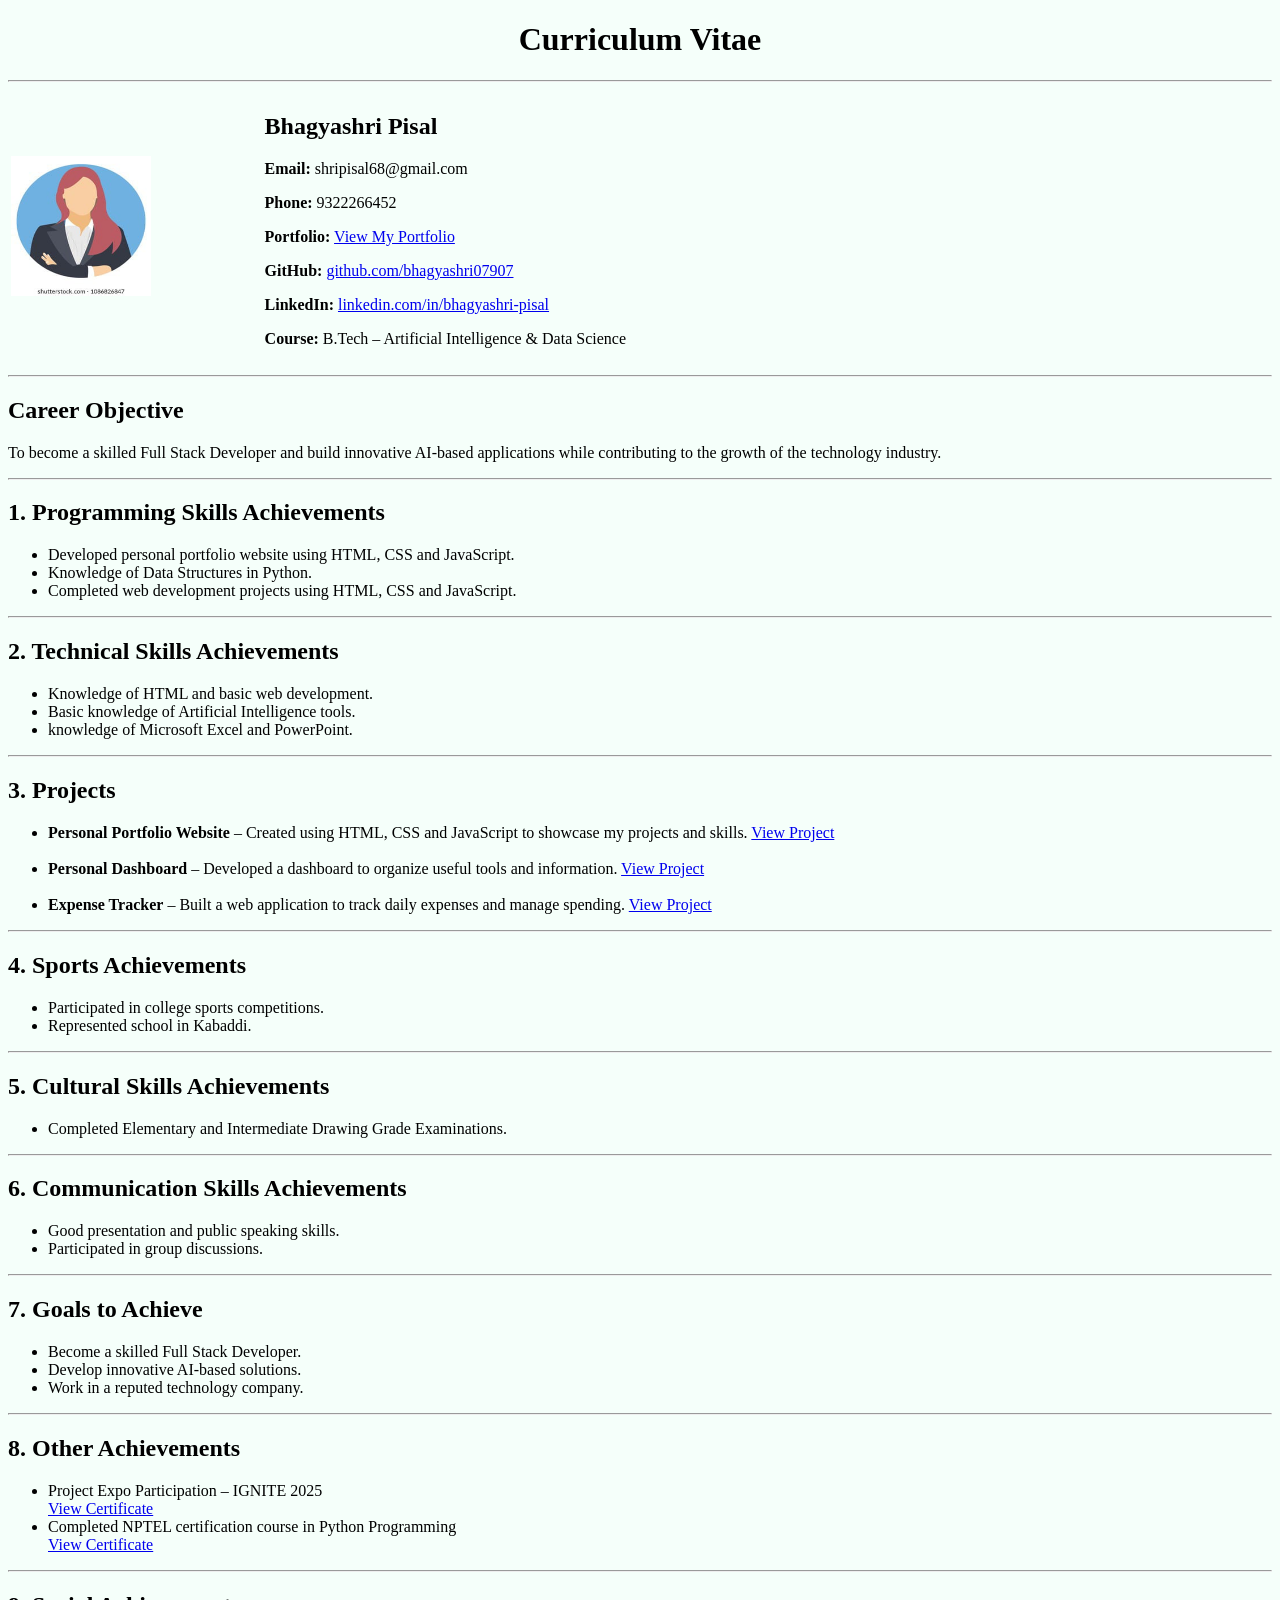
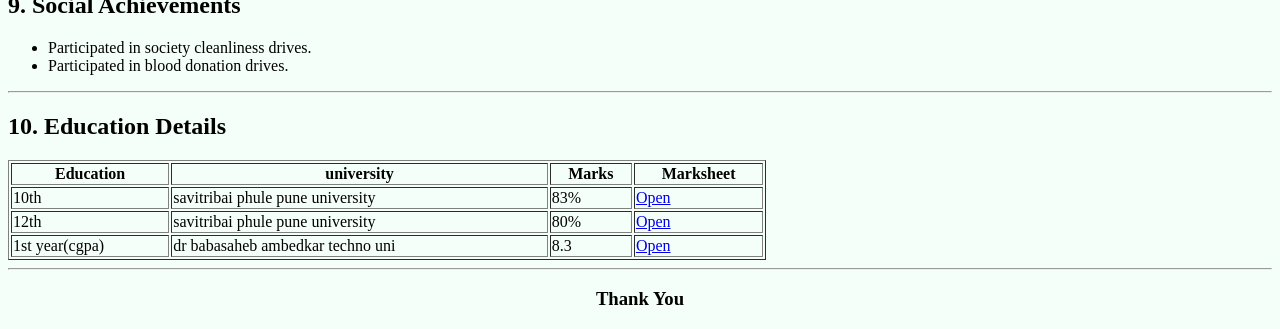
<file: index.html>
<!DOCTYPE html>
<html>

<head>
<title>Bhagyashri Pisal - CV</title>
</head>

<body bgcolor="mintcream">

<center>
<h1>Curriculum Vitae</h1>
</center>

<hr>

<table width="100%">
<tr>

<td width="20%">
<img src="profile.jpeg" width="140" height="140">
</td>

<td>
<h2>Bhagyashri Pisal</h2>

<p><b>Email:</b> shripisal68@gmail.com</p>
<p><b>Phone:</b> 9322266452</p>

<p><b>Portfolio:</b>
<a href="https://bhagyashri07907.github.io/portfolio-website/" target="_blank">
View My Portfolio
</a>
</p>

<p><b>GitHub:</b>
<a href="https://github.com/bhagyashri07907" target="_blank">
github.com/bhagyashri07907
</a>
</p>

<p><b>LinkedIn:</b>
<a href="https://www.linkedin.com/in/bhagyashri-pisal-40398232a" target="_blank">
linkedin.com/in/bhagyashri-pisal
</a>
</p>

<p><b>Course:</b> B.Tech – Artificial Intelligence & Data Science</p>

</td>

</tr>
</table>

<hr>

<h2>Career Objective</h2>

<p>
To become a skilled Full Stack Developer and build innovative AI-based
applications while contributing to the growth of the technology industry.
</p>

<hr>

<h2>1. Programming Skills Achievements</h2>

<ul>
<li>Developed personal portfolio website using HTML, CSS and JavaScript.</li>
<li>Knowledge of Data Structures in Python.</li>
<li>Completed web development projects using HTML, CSS and JavaScript.</li>
</ul>

<hr>

<h2>2. Technical Skills Achievements</h2>

<ul>
<li>Knowledge of HTML and basic web development.</li>
<li>Basic knowledge of Artificial Intelligence tools.</li>
<li>knowledge of Microsoft Excel and PowerPoint.</li>
</ul>

<hr>

<h2>3. Projects</h2>

<ul>

<li>
<b>Personal Portfolio Website</b> – Created using HTML, CSS and JavaScript to showcase my projects and skills.
<a href="https://bhagyashri07907.github.io/portfolio-website/" target="_blank">View Project</a>
</li>

<br>

<li>
<b>Personal Dashboard</b> – Developed a dashboard to organize useful tools and information.
<a href="https://bhagyashri07907.github.io/personal-dashboard/" target="blank">View Project</a>
</li>

<br>

<li>
<b>Expense Tracker</b> – Built a web application to track daily expenses and manage spending.
<a href="https://bhagyashri07907.github.io/expense-tracker/" target="blank">View Project</a>
</li>

</ul>

<hr>

<h2>4. Sports Achievements</h2>

<ul>
<li>Participated in college sports competitions.</li>
<li>Represented school in Kabaddi.</li>
</ul>

<hr>

<h2>5. Cultural Skills Achievements</h2>

<ul>
<li>Completed Elementary and Intermediate Drawing Grade Examinations.</li>
</ul>

<hr>

<h2>6. Communication Skills Achievements</h2>

<ul>
<li>Good presentation and public speaking skills.</li>
<li>Participated in group discussions.</li>
</ul>

<hr>

<h2>7. Goals to Achieve</h2>

<ul>
<li>Become a skilled Full Stack Developer.</li>
<li>Develop innovative AI-based solutions.</li>
<li>Work in a reputed technology company.</li>
</ul>

<hr>

<h2>8. Other Achievements</h2>

<ul>
<li>
Project Expo Participation – IGNITE 2025 <br>
<a href="ignite.jpeg" target="_blank">View Certificate</a>
</li>

<li>
Completed NPTEL certification course in Python Programming <br>
<a href="nptel.jpeg" target="_blank">View Certificate</a>
</li>
</ul>





<hr>

<h2>9. Social Achievements</h2>

<ul>
<li>Participated in society cleanliness drives.</li>
<li>Participated in blood donation drives.</li>
</ul>

<hr>

<h2>10. Education Details</h2>

<table border="1" width="60%">

<tr>
<th>Education</th>
<th>university</th>
<th>Marks</th>
<th>Marksheet</th>
</tr>

<tr>
<td>10th</td>
<td>savitribai phule pune university </td>
<td>83%</td>
<td><a href="10th.jpeg" target="_blank">Open</a></td>
</tr>

<tr>
<td>12th</td>
<td>savitribai phule pune university </td>
<td>80%</td>
<td><a href="12th.jpeg" target="_blank">Open</a></td>
</tr>

<tr>
<td>1st year(cgpa)</td>
<td>dr babasaheb ambedkar techno uni</td>
<td>8.3</td>
<td><a href="cgpa.jpeg" target="_blank">Open</a></td>
</tr>

</table>
<hr>

<center>
<h3>Thank You</h3>
</center>

</body>
</html>
</file>
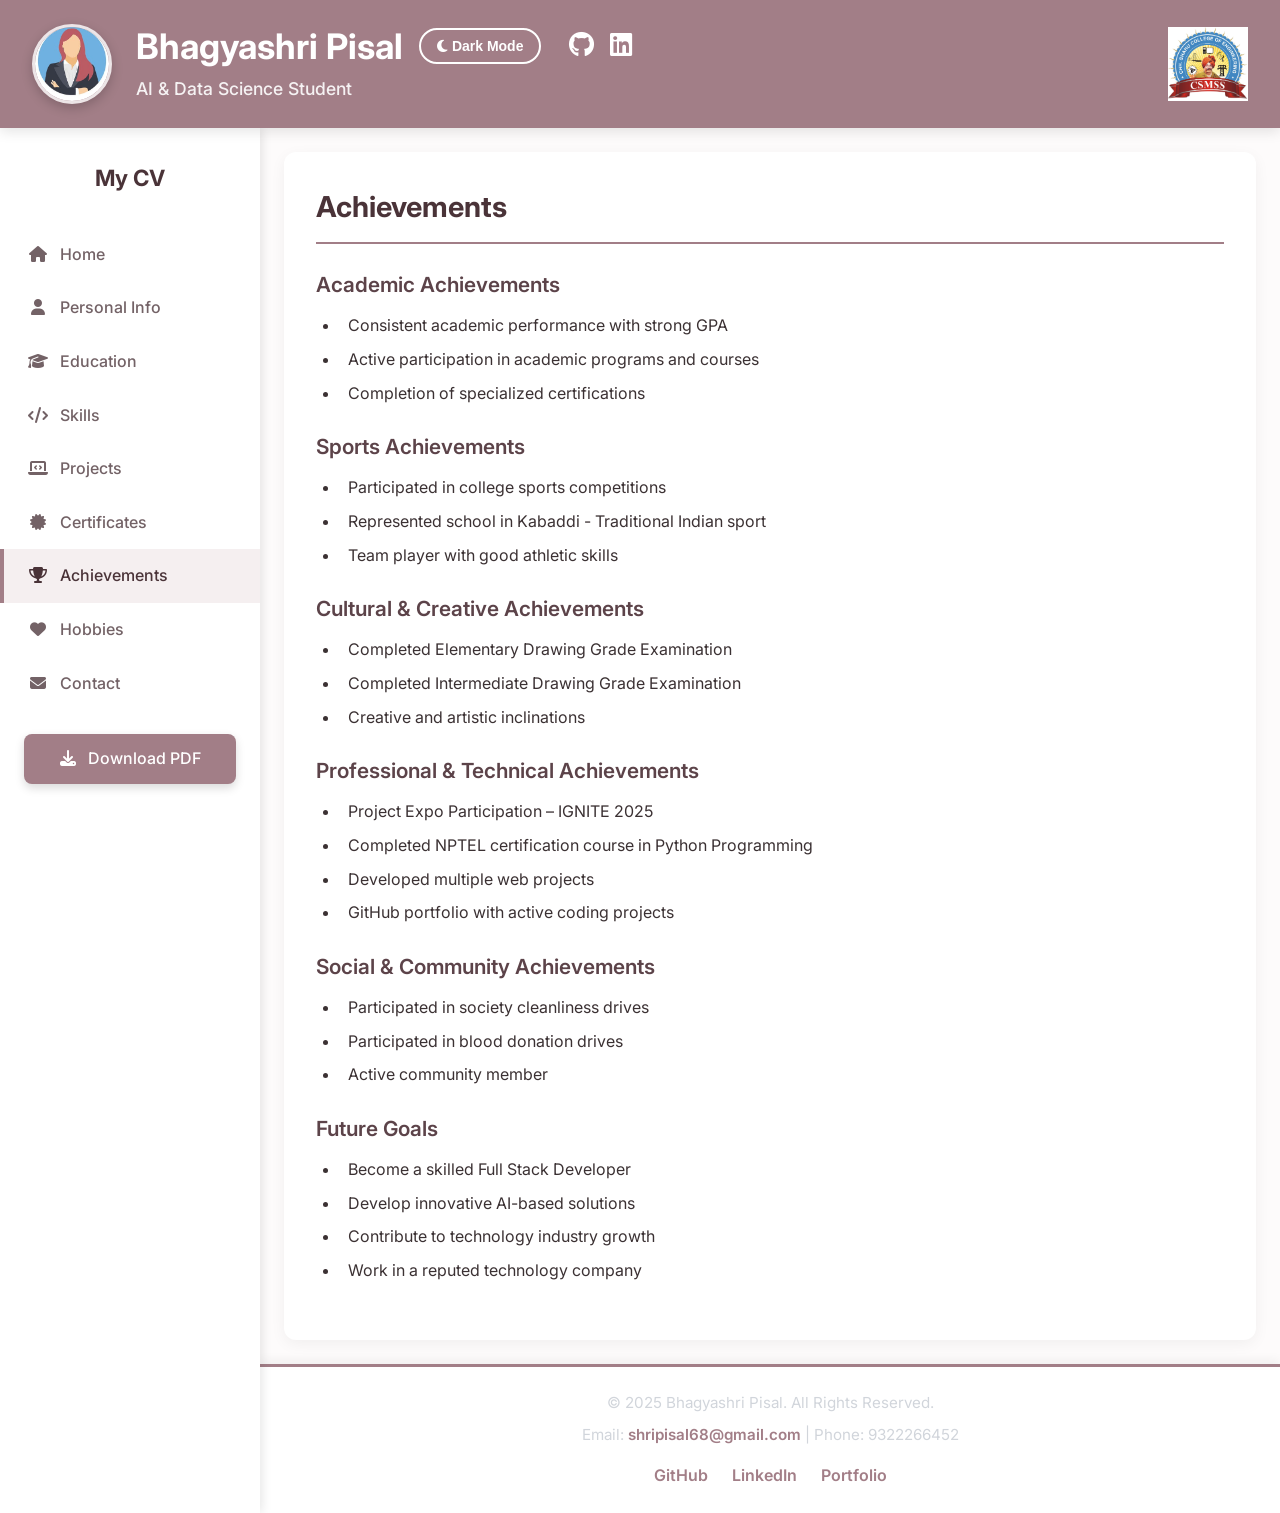
<file: achievements.html>
<!DOCTYPE html>
<html lang="en">
<head>
  <meta charset="UTF-8">
  <meta name="viewport" content="width=device-width, initial-scale=1.0">
  <meta name="description" content="Achievements - Bhagyashri Pisal">
  <title>Achievements - Bhagyashri Pisal CV</title>
    <link rel="preconnect" href="https://fonts.googleapis.com">
  <link rel="preconnect" href="https://fonts.gstatic.com" crossorigin>
  <link href="https://fonts.googleapis.com/css2?family=Inter:wght@400;500;600;700&family=Poppins:wght@400;500;600&display=swap" rel="stylesheet">
  <link rel="stylesheet" href="style.css">
<link rel="stylesheet" href="https://cdnjs.cloudflare.com/ajax/libs/font-awesome/6.4.0/css/all.min.css">
</head>
<body>

<!-- HEADER -->
<header>
  <button id="menu-toggle" class="menu-toggle" aria-label="Toggle Navigation"><i class="fa-solid fa-bars"></i></button>
  <img src="profile.jpeg" alt="Bhagyashri Pisal" class="header-profile">
  <div class="header-text">
        <div class="name-row" style="display: flex; align-items: center; gap: 16px;">
      <h1 style="margin: 0;">Bhagyashri Pisal</h1>
      <div class="header-socials" style="margin-top: 0; align-items: center;">
        <button class="theme-toggle" style="margin-right: 12px;"><i class="fa-solid fa-moon"></i> Dark Mode</button>
        <a href="https://github.com/bhagyashri07907" target="_blank" aria-label="GitHub"><i class="fa-brands fa-github"></i></a>
        <a href="https://www.linkedin.com/in/bhagyashri-pisal-40398232a" target="_blank" aria-label="LinkedIn"><i class="fa-brands fa-linkedin"></i></a>
      </div>
    </div>
    <p>AI &amp; Data Science Student</p>

  </div>
  <img src="csmss.png" alt="CSMSS College Logo" class="header-logo">
</header>

<!-- SIDEBAR + MAIN wrapped in page-body -->
<div class="page-body">
  <div class="sidebar-overlay"></div>
<div class="sidebar">
  <h2>My CV</h2>
  <a href="index.html"><i class="fa-solid fa-house" style="width:20px; text-align:center; margin-right:8px;"></i> Home</a>
  <a href="personal.html"><i class="fa-solid fa-user" style="width:20px; text-align:center; margin-right:8px;"></i> Personal Info</a>
  <a href="education.html"><i class="fa-solid fa-graduation-cap" style="width:20px; text-align:center; margin-right:8px;"></i> Education</a>
  <a href="skills.html"><i class="fa-solid fa-code" style="width:20px; text-align:center; margin-right:8px;"></i> Skills</a>
  <a href="projects.html"><i class="fa-solid fa-laptop-code" style="width:20px; text-align:center; margin-right:8px;"></i> Projects</a>
  <a href="certificates.html"><i class="fa-solid fa-certificate" style="width:20px; text-align:center; margin-right:8px;"></i> Certificates</a>
  <a href="achievements.html" class="active"><i class="fa-solid fa-trophy" style="width:20px; text-align:center; margin-right:8px;"></i> Achievements</a>
  <a href="hobbies.html"><i class="fa-solid fa-heart" style="width:20px; text-align:center; margin-right:8px;"></i> Hobbies</a>
  <a href="contact.html"><i class="fa-solid fa-envelope" style="width:20px; text-align:center; margin-right:8px;"></i> Contact</a>

  <div style="padding: 24px;">
    <a href="#" class="sidebar-download-btn"><i class="fa-solid fa-download" style="margin-right:8px;"></i> Download PDF</a>
  </div>
</div>

<!-- MAIN CONTENT -->
<div class="main">
  <div class="content">
    <h2>Achievements</h2>

    <h3>Academic Achievements</h3>
    <ul>
      <li>Consistent academic performance with strong GPA</li>
      <li>Active participation in academic programs and courses</li>
      <li>Completion of specialized certifications</li>
    </ul>

    <h3>Sports Achievements</h3>
    <ul>
      <li>Participated in college sports competitions</li>
      <li>Represented school in Kabaddi - Traditional Indian sport</li>
      <li>Team player with good athletic skills</li>
    </ul>

    <h3>Cultural &amp; Creative Achievements</h3>
    <ul>
      <li>Completed Elementary Drawing Grade Examination</li>
      <li>Completed Intermediate Drawing Grade Examination</li>
      <li>Creative and artistic inclinations</li>
    </ul>

    <h3>Professional &amp; Technical Achievements</h3>
    <ul>
      <li>Project Expo Participation – IGNITE 2025</li>
      <li>Completed NPTEL certification course in Python Programming</li>
      <li>Developed multiple web projects</li>
      <li>GitHub portfolio with active coding projects</li>
    </ul>

    <h3>Social &amp; Community Achievements</h3>
    <ul>
      <li>Participated in society cleanliness drives</li>
      <li>Participated in blood donation drives</li>
      <li>Active community member</li>
    </ul>

    <h3>Future Goals</h3>
    <ul>
      <li>Become a skilled Full Stack Developer</li>
      <li>Develop innovative AI-based solutions</li>
      <li>Contribute to technology industry growth</li>
      <li>Work in a reputed technology company</li>
    </ul>
  </div>

  <!-- FOOTER -->
  <footer>
    <p>&copy; 2025 Bhagyashri Pisal. All Rights Reserved.</p>
    <p>Email: <a href="mailto:shripisal68@gmail.com">shripisal68@gmail.com</a> | Phone: 9322266452</p>
    <div class="footer-links">
      <a href="https://github.com/bhagyashri07907" target="_blank">GitHub</a>
      <a href="https://www.linkedin.com/in/bhagyashri-pisal-40398232a" target="_blank">LinkedIn</a>
      <a href="https://bhagyashri07907.github.io/portfolio-website/" target="_blank">Portfolio</a>
    </div>
  </footer>
</div>
</div>

<script src="script.js"></script>
</body>
</html>
</file>
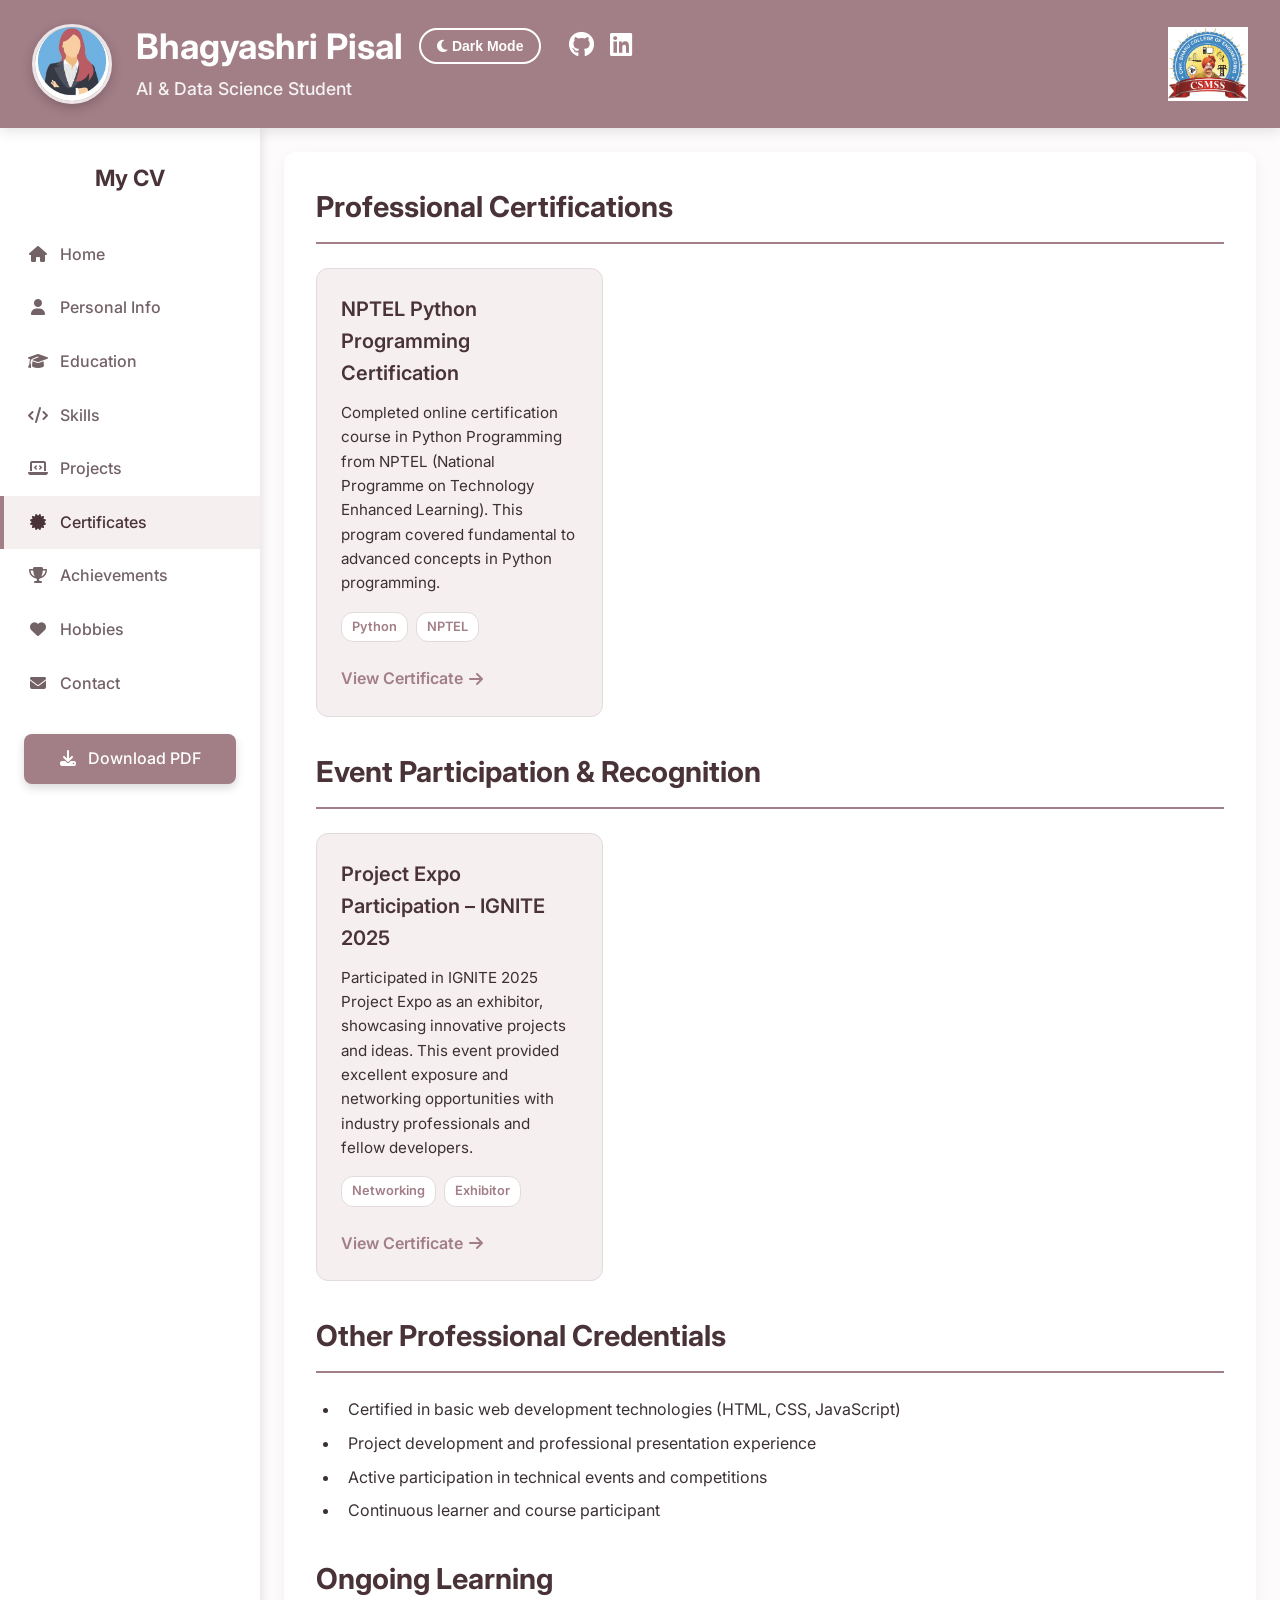
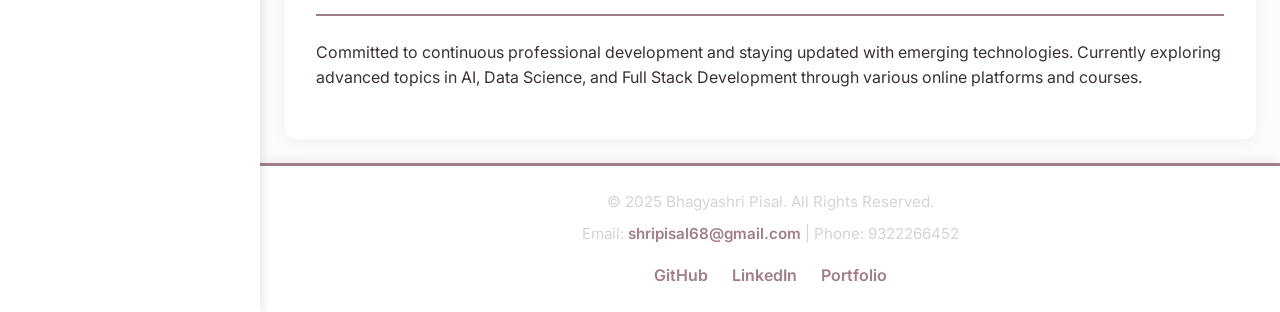
<file: certificates.html>
<!DOCTYPE html>
<html lang="en">
<head>
  <meta charset="UTF-8">
  <meta name="viewport" content="width=device-width, initial-scale=1.0">
  <meta name="description" content="Certificates - Bhagyashri Pisal">
  <title>Certificates - Bhagyashri Pisal CV</title>
    <link rel="preconnect" href="https://fonts.googleapis.com">
  <link rel="preconnect" href="https://fonts.gstatic.com" crossorigin>
  <link href="https://fonts.googleapis.com/css2?family=Inter:wght@400;500;600;700&family=Poppins:wght@400;500;600&display=swap" rel="stylesheet">
  <link rel="stylesheet" href="style.css">
<link rel="stylesheet" href="https://cdnjs.cloudflare.com/ajax/libs/font-awesome/6.4.0/css/all.min.css">
</head>
<body>

<!-- HEADER -->
<header>
  <button id="menu-toggle" class="menu-toggle" aria-label="Toggle Navigation"><i class="fa-solid fa-bars"></i></button>
  <img src="profile.jpeg" alt="Bhagyashri Pisal" class="header-profile">
  <div class="header-text">
        <div class="name-row" style="display: flex; align-items: center; gap: 16px;">
      <h1 style="margin: 0;">Bhagyashri Pisal</h1>
      <div class="header-socials" style="margin-top: 0; align-items: center;">
        <button class="theme-toggle" style="margin-right: 12px;"><i class="fa-solid fa-moon"></i> Dark Mode</button>
        <a href="https://github.com/bhagyashri07907" target="_blank" aria-label="GitHub"><i class="fa-brands fa-github"></i></a>
        <a href="https://www.linkedin.com/in/bhagyashri-pisal-40398232a" target="_blank" aria-label="LinkedIn"><i class="fa-brands fa-linkedin"></i></a>
      </div>
    </div>
    <p>AI &amp; Data Science Student</p>

  </div>
  <img src="csmss.png" alt="CSMSS College Logo" class="header-logo">
</header>

<!-- SIDEBAR + MAIN wrapped in page-body -->
<div class="page-body">
  <div class="sidebar-overlay"></div>
<div class="sidebar">
  <h2>My CV</h2>
  <a href="index.html"><i class="fa-solid fa-house" style="width:20px; text-align:center; margin-right:8px;"></i> Home</a>
  <a href="personal.html"><i class="fa-solid fa-user" style="width:20px; text-align:center; margin-right:8px;"></i> Personal Info</a>
  <a href="education.html"><i class="fa-solid fa-graduation-cap" style="width:20px; text-align:center; margin-right:8px;"></i> Education</a>
  <a href="skills.html"><i class="fa-solid fa-code" style="width:20px; text-align:center; margin-right:8px;"></i> Skills</a>
  <a href="projects.html"><i class="fa-solid fa-laptop-code" style="width:20px; text-align:center; margin-right:8px;"></i> Projects</a>
  <a href="certificates.html" class="active"><i class="fa-solid fa-certificate" style="width:20px; text-align:center; margin-right:8px;"></i> Certificates</a>
  <a href="achievements.html"><i class="fa-solid fa-trophy" style="width:20px; text-align:center; margin-right:8px;"></i> Achievements</a>
  <a href="hobbies.html"><i class="fa-solid fa-heart" style="width:20px; text-align:center; margin-right:8px;"></i> Hobbies</a>
  <a href="contact.html"><i class="fa-solid fa-envelope" style="width:20px; text-align:center; margin-right:8px;"></i> Contact</a>

  <div style="padding: 24px;">
    <a href="#" class="sidebar-download-btn"><i class="fa-solid fa-download" style="margin-right:8px;"></i> Download PDF</a>
  </div>
</div>

<!-- MAIN CONTENT -->
<div class="main">
  <div class="content">
    <h2>Professional Certifications</h2>

    <div class="project-grid">
      <!-- Certificate 1 -->
      <div class="project-card">
        <div class="project-content">
          <h3>NPTEL Python Programming Certification</h3>
          <p>
            Completed online certification course in Python Programming from NPTEL 
            (National Programme on Technology Enhanced Learning). This program covered fundamental 
            to advanced concepts in Python programming.
          </p>
          <div class="project-tech">
            <span>Python</span>
            <span>NPTEL</span>
          </div>
          <a href="nptel.jpeg" target="_blank" class="project-link">View Certificate <i class="fa-solid fa-arrow-right"></i></a>
        </div>
      </div>
    </div>

    <h2>Event Participation &amp; Recognition</h2>

    <div class="project-grid">
      <!-- Certificate 2 -->
      <div class="project-card">
        <div class="project-content">
          <h3>Project Expo Participation – IGNITE 2025</h3>
          <p>
            Participated in IGNITE 2025 Project Expo as an exhibitor, showcasing innovative projects 
            and ideas. This event provided excellent exposure and networking opportunities with industry 
            professionals and fellow developers.
          </p>
          <div class="project-tech">
            <span>Networking</span>
            <span>Exhibitor</span>
          </div>
          <a href="ignite.jpeg" target="_blank" class="project-link">View Certificate <i class="fa-solid fa-arrow-right"></i></a>
        </div>
      </div>
    </div>

    <h2>Other Professional Credentials</h2>
    <ul>
      <li>Certified in basic web development technologies (HTML, CSS, JavaScript)</li>
      <li>Project development and professional presentation experience</li>
      <li>Active participation in technical events and competitions</li>
      <li>Continuous learner and course participant</li>
    </ul>

    <h2>Ongoing Learning</h2>
    <p>
      Committed to continuous professional development and staying updated with emerging technologies. 
      Currently exploring advanced topics in AI, Data Science, and Full Stack Development through various 
      online platforms and courses.
    </p>
  </div>

  <footer>
    <p>&copy; 2025 Bhagyashri Pisal. All Rights Reserved.</p>
    <p>Email: <a href="mailto:shripisal68@gmail.com">shripisal68@gmail.com</a> | Phone: 9322266452</p>
    <div class="footer-links">
      <a href="https://github.com/bhagyashri07907" target="_blank">GitHub</a>
      <a href="https://www.linkedin.com/in/bhagyashri-pisal-40398232a" target="_blank">LinkedIn</a>
      <a href="https://bhagyashri07907.github.io/portfolio-website/" target="_blank">Portfolio</a>
    </div>
  </footer>
</div>
</div>

<script src="script.js"></script>
</body>
</html>
</file>
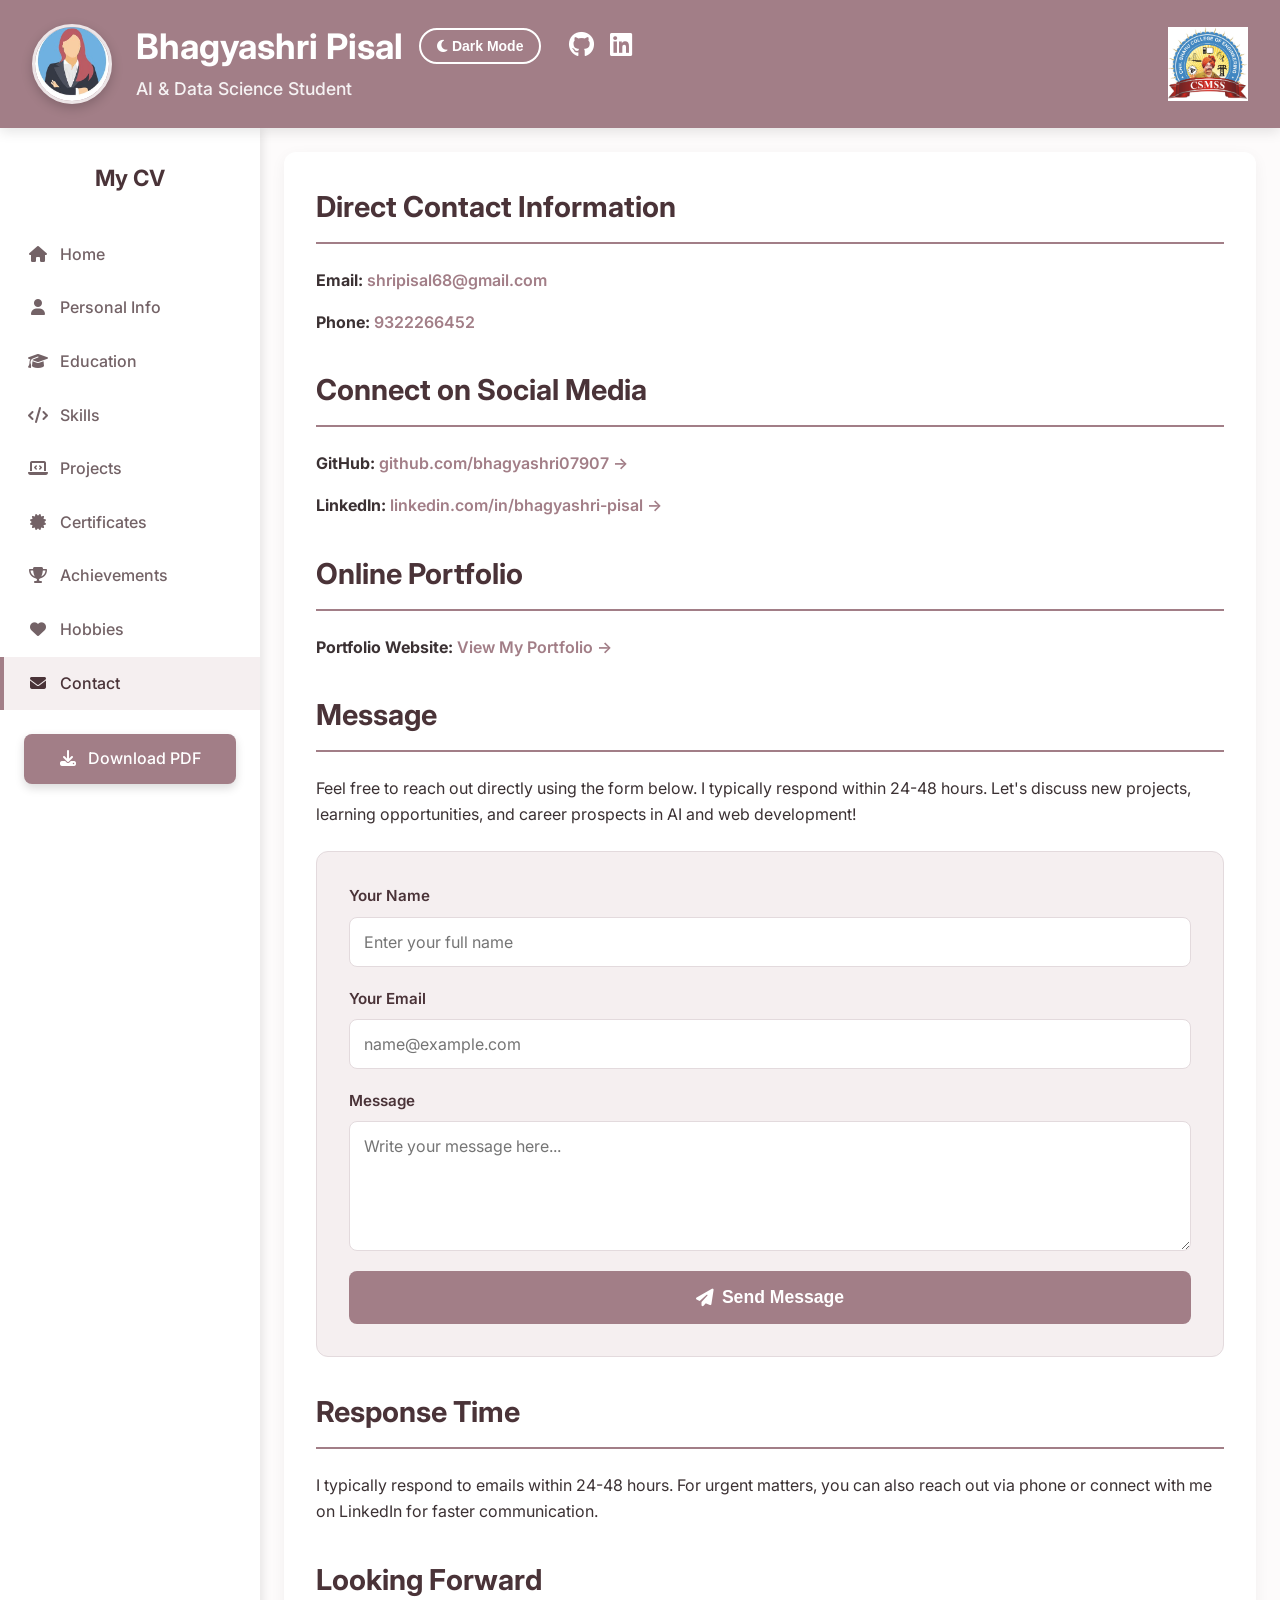
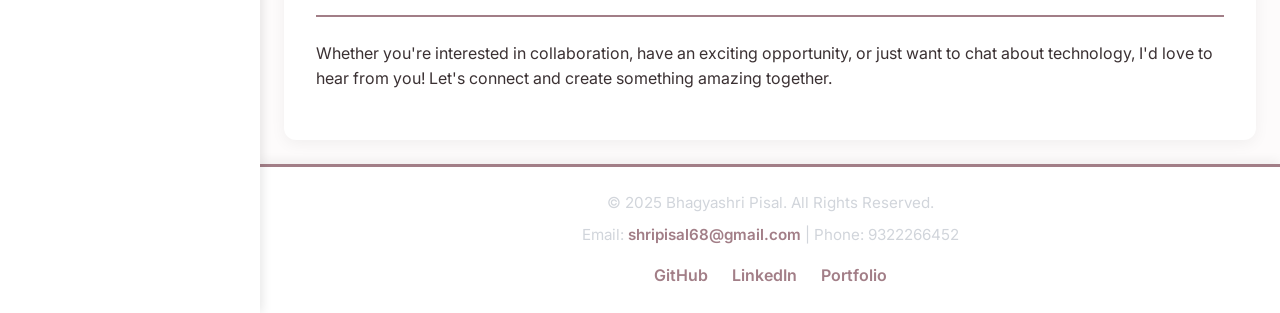
<file: contact.html>
<!DOCTYPE html>
<html lang="en">
<head>
  <meta charset="UTF-8">
  <meta name="viewport" content="width=device-width, initial-scale=1.0">
  <meta name="description" content="Contact - Bhagyashri Pisal">
  <title>Contact - Bhagyashri Pisal CV</title>
    <link rel="preconnect" href="https://fonts.googleapis.com">
  <link rel="preconnect" href="https://fonts.gstatic.com" crossorigin>
  <link href="https://fonts.googleapis.com/css2?family=Inter:wght@400;500;600;700&family=Poppins:wght@400;500;600&display=swap" rel="stylesheet">
  <link rel="stylesheet" href="style.css">
<link rel="stylesheet" href="https://cdnjs.cloudflare.com/ajax/libs/font-awesome/6.4.0/css/all.min.css">
</head>
<body>

<!-- HEADER -->
<header>
  <button id="menu-toggle" class="menu-toggle" aria-label="Toggle Navigation"><i class="fa-solid fa-bars"></i></button>
  <img src="profile.jpeg" alt="Bhagyashri Pisal" class="header-profile">
  <div class="header-text">
        <div class="name-row" style="display: flex; align-items: center; gap: 16px;">
      <h1 style="margin: 0;">Bhagyashri Pisal</h1>
      <div class="header-socials" style="margin-top: 0; align-items: center;">
        <button class="theme-toggle" style="margin-right: 12px;"><i class="fa-solid fa-moon"></i> Dark Mode</button>
        <a href="https://github.com/bhagyashri07907" target="_blank" aria-label="GitHub"><i class="fa-brands fa-github"></i></a>
        <a href="https://www.linkedin.com/in/bhagyashri-pisal-40398232a" target="_blank" aria-label="LinkedIn"><i class="fa-brands fa-linkedin"></i></a>
      </div>
    </div>
    <p>AI &amp; Data Science Student</p>

  </div>
  <img src="csmss.png" alt="CSMSS College Logo" class="header-logo">
</header>

<!-- SIDEBAR + MAIN wrapped in page-body -->
<div class="page-body">
  <div class="sidebar-overlay"></div>
<div class="sidebar">
  <h2>My CV</h2>
  <a href="index.html"><i class="fa-solid fa-house" style="width:20px; text-align:center; margin-right:8px;"></i> Home</a>
  <a href="personal.html"><i class="fa-solid fa-user" style="width:20px; text-align:center; margin-right:8px;"></i> Personal Info</a>
  <a href="education.html"><i class="fa-solid fa-graduation-cap" style="width:20px; text-align:center; margin-right:8px;"></i> Education</a>
  <a href="skills.html"><i class="fa-solid fa-code" style="width:20px; text-align:center; margin-right:8px;"></i> Skills</a>
  <a href="projects.html"><i class="fa-solid fa-laptop-code" style="width:20px; text-align:center; margin-right:8px;"></i> Projects</a>
  <a href="certificates.html"><i class="fa-solid fa-certificate" style="width:20px; text-align:center; margin-right:8px;"></i> Certificates</a>
  <a href="achievements.html"><i class="fa-solid fa-trophy" style="width:20px; text-align:center; margin-right:8px;"></i> Achievements</a>
  <a href="hobbies.html"><i class="fa-solid fa-heart" style="width:20px; text-align:center; margin-right:8px;"></i> Hobbies</a>
  <a href="contact.html" class="active"><i class="fa-solid fa-envelope" style="width:20px; text-align:center; margin-right:8px;"></i> Contact</a>

  <div style="padding: 24px;">
    <a href="#" class="sidebar-download-btn"><i class="fa-solid fa-download" style="margin-right:8px;"></i> Download PDF</a>
  </div>
</div>

<!-- MAIN CONTENT -->
<div class="main">
  <div class="content">
    <h2>Direct Contact Information</h2>

    <p><b>Email:</b> <a href="mailto:shripisal68@gmail.com">shripisal68@gmail.com</a></p>
    <p><b>Phone:</b> <a href="tel:+919322266452">9322266452</a></p>

    <h2>Connect on Social Media</h2>

    <p><b>GitHub:</b>
      <a href="https://github.com/bhagyashri07907" target="_blank">
        github.com/bhagyashri07907 →
      </a>
    </p>

    <p><b>LinkedIn:</b>
      <a href="https://www.linkedin.com/in/bhagyashri-pisal-40398232a" target="_blank">
        linkedin.com/in/bhagyashri-pisal →
      </a>
    </p>

    <h2>Online Portfolio</h2>

    <p><b>Portfolio Website:</b>
      <a href="https://bhagyashri07907.github.io/portfolio-website/" target="_blank">
        View My Portfolio →
      </a>
    </p>

    <h2>Message</h2>
    <p>
      Feel free to reach out directly using the form below. I typically respond within 24-48 hours. Let's discuss new projects, learning opportunities, and career prospects in AI and web development!
    </p>

    <form action="https://formspree.io/f/YOUR_FORMSPREE_CODE" method="POST" class="contact-form">
      <div class="form-group">
        <label for="name">Your Name</label>
        <input type="text" id="name" name="name" required placeholder="Enter your full name">
      </div>
      <div class="form-group">
        <label for="email">Your Email</label>
        <input type="email" id="email" name="email" required placeholder="name@example.com">
      </div>
      <div class="form-group">
        <label for="message">Message</label>
        <textarea id="message" name="message" rows="5" required placeholder="Write your message here..."></textarea>
      </div>
      <button type="submit" class="submit-btn"><i class="fa-solid fa-paper-plane"></i> Send Message</button>
    </form>

    <h2>Response Time</h2>
    <p>
      I typically respond to emails within 24-48 hours. For urgent matters, you can also reach out via phone 
      or connect with me on LinkedIn for faster communication.
    </p>

    <h2>Looking Forward</h2>
    <p>
      Whether you're interested in collaboration, have an exciting opportunity, or just want to chat about 
      technology, I'd love to hear from you! Let's connect and create something amazing together.
    </p>
  </div>

  <footer>
    <p>&copy; 2025 Bhagyashri Pisal. All Rights Reserved.</p>
    <p>Email: <a href="mailto:shripisal68@gmail.com">shripisal68@gmail.com</a> | Phone: 9322266452</p>
    <div class="footer-links">
      <a href="https://github.com/bhagyashri07907" target="_blank">GitHub</a>
      <a href="https://www.linkedin.com/in/bhagyashri-pisal-40398232a" target="_blank">LinkedIn</a>
      <a href="https://bhagyashri07907.github.io/portfolio-website/" target="_blank">Portfolio</a>
    </div>
  </footer>
</div>
</div>

<script src="script.js"></script>
</body>
</html>
</file>
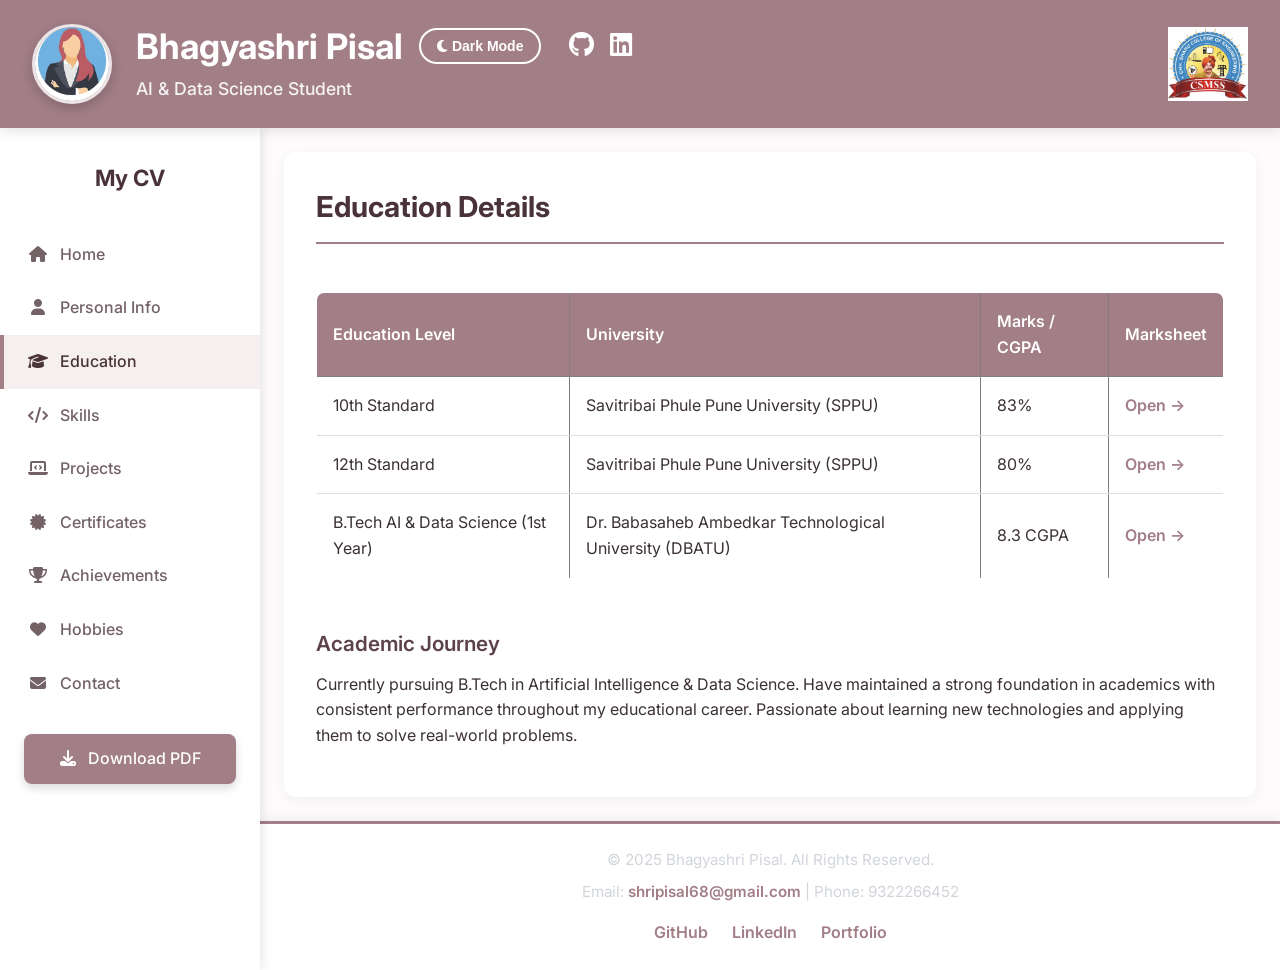
<file: education.html>
<!DOCTYPE html>
<html lang="en">
<head>
  <meta charset="UTF-8">
  <meta name="viewport" content="width=device-width, initial-scale=1.0">
  <meta name="description" content="Education - Bhagyashri Pisal">
  <title>Education - Bhagyashri Pisal CV</title>
    <link rel="preconnect" href="https://fonts.googleapis.com">
  <link rel="preconnect" href="https://fonts.gstatic.com" crossorigin>
  <link href="https://fonts.googleapis.com/css2?family=Inter:wght@400;500;600;700&family=Poppins:wght@400;500;600&display=swap" rel="stylesheet">
  <link rel="stylesheet" href="style.css">
<link rel="stylesheet" href="https://cdnjs.cloudflare.com/ajax/libs/font-awesome/6.4.0/css/all.min.css">
</head>
<body>

<!-- HEADER -->
<header>
  <button id="menu-toggle" class="menu-toggle" aria-label="Toggle Navigation"><i class="fa-solid fa-bars"></i></button>
  <img src="profile.jpeg" alt="Bhagyashri Pisal" class="header-profile">
  <div class="header-text">
        <div class="name-row" style="display: flex; align-items: center; gap: 16px;">
      <h1 style="margin: 0;">Bhagyashri Pisal</h1>
      <div class="header-socials" style="margin-top: 0; align-items: center;">
        <button class="theme-toggle" style="margin-right: 12px;"><i class="fa-solid fa-moon"></i> Dark Mode</button>
        <a href="https://github.com/bhagyashri07907" target="_blank" aria-label="GitHub"><i class="fa-brands fa-github"></i></a>
        <a href="https://www.linkedin.com/in/bhagyashri-pisal-40398232a" target="_blank" aria-label="LinkedIn"><i class="fa-brands fa-linkedin"></i></a>
      </div>
    </div>
    <p>AI &amp; Data Science Student</p>

  </div>
  <img src="csmss.png" alt="CSMSS College Logo" class="header-logo">
</header>

<!-- SIDEBAR + MAIN wrapped in page-body -->
<div class="page-body">
  <div class="sidebar-overlay"></div>
<div class="sidebar">
  <h2>My CV</h2>
  <a href="index.html"><i class="fa-solid fa-house" style="width:20px; text-align:center; margin-right:8px;"></i> Home</a>
  <a href="personal.html"><i class="fa-solid fa-user" style="width:20px; text-align:center; margin-right:8px;"></i> Personal Info</a>
  <a href="education.html" class="active"><i class="fa-solid fa-graduation-cap" style="width:20px; text-align:center; margin-right:8px;"></i> Education</a>
  <a href="skills.html"><i class="fa-solid fa-code" style="width:20px; text-align:center; margin-right:8px;"></i> Skills</a>
  <a href="projects.html"><i class="fa-solid fa-laptop-code" style="width:20px; text-align:center; margin-right:8px;"></i> Projects</a>
  <a href="certificates.html"><i class="fa-solid fa-certificate" style="width:20px; text-align:center; margin-right:8px;"></i> Certificates</a>
  <a href="achievements.html"><i class="fa-solid fa-trophy" style="width:20px; text-align:center; margin-right:8px;"></i> Achievements</a>
  <a href="hobbies.html"><i class="fa-solid fa-heart" style="width:20px; text-align:center; margin-right:8px;"></i> Hobbies</a>
  <a href="contact.html"><i class="fa-solid fa-envelope" style="width:20px; text-align:center; margin-right:8px;"></i> Contact</a>

  <div style="padding: 24px;">
    <a href="#" class="sidebar-download-btn"><i class="fa-solid fa-download" style="margin-right:8px;"></i> Download PDF</a>
  </div>
</div>

<!-- MAIN CONTENT -->
<div class="main">
  <div class="content">
    <h2>Education Details</h2>

    <table border="1">
      <tr>
        <th>Education Level</th>
        <th>University</th>
        <th>Marks / CGPA</th>
        <th>Marksheet</th>
      </tr>

      <tr>
        <td>10th Standard</td>
        <td>Savitribai Phule Pune University (SPPU)</td>
        <td>83%</td>
        <td><a href="10th.jpeg" target="_blank">Open →</a></td>
      </tr>

      <tr>
        <td>12th Standard</td>
        <td>Savitribai Phule Pune University (SPPU)</td>
        <td>80%</td>
        <td><a href="12th.jpeg" target="_blank">Open →</a></td>
      </tr>

      <tr>
        <td>B.Tech AI &amp; Data Science (1st Year)</td>
        <td>Dr. Babasaheb Ambedkar Technological University (DBATU)</td>
        <td>8.3 CGPA</td>
        <td><a href="cgpa.jpeg" target="_blank">Open →</a></td>
      </tr>
    </table>

    <h3>Academic Journey</h3>
    <p>
      Currently pursuing B.Tech in Artificial Intelligence &amp; Data Science. Have maintained a strong 
      foundation in academics with consistent performance throughout my educational career. Passionate about 
      learning new technologies and applying them to solve real-world problems.
    </p>
  </div>

  <footer>
    <p>&copy; 2025 Bhagyashri Pisal. All Rights Reserved.</p>
    <p>Email: <a href="mailto:shripisal68@gmail.com">shripisal68@gmail.com</a> | Phone: 9322266452</p>
    <div class="footer-links">
      <a href="https://github.com/bhagyashri07907" target="_blank">GitHub</a>
      <a href="https://www.linkedin.com/in/bhagyashri-pisal-40398232a" target="_blank">LinkedIn</a>
      <a href="https://bhagyashri07907.github.io/portfolio-website/" target="_blank">Portfolio</a>
    </div>
  </footer>
</div>
</div>

<script src="script.js"></script>
</body>
</html>
</file>
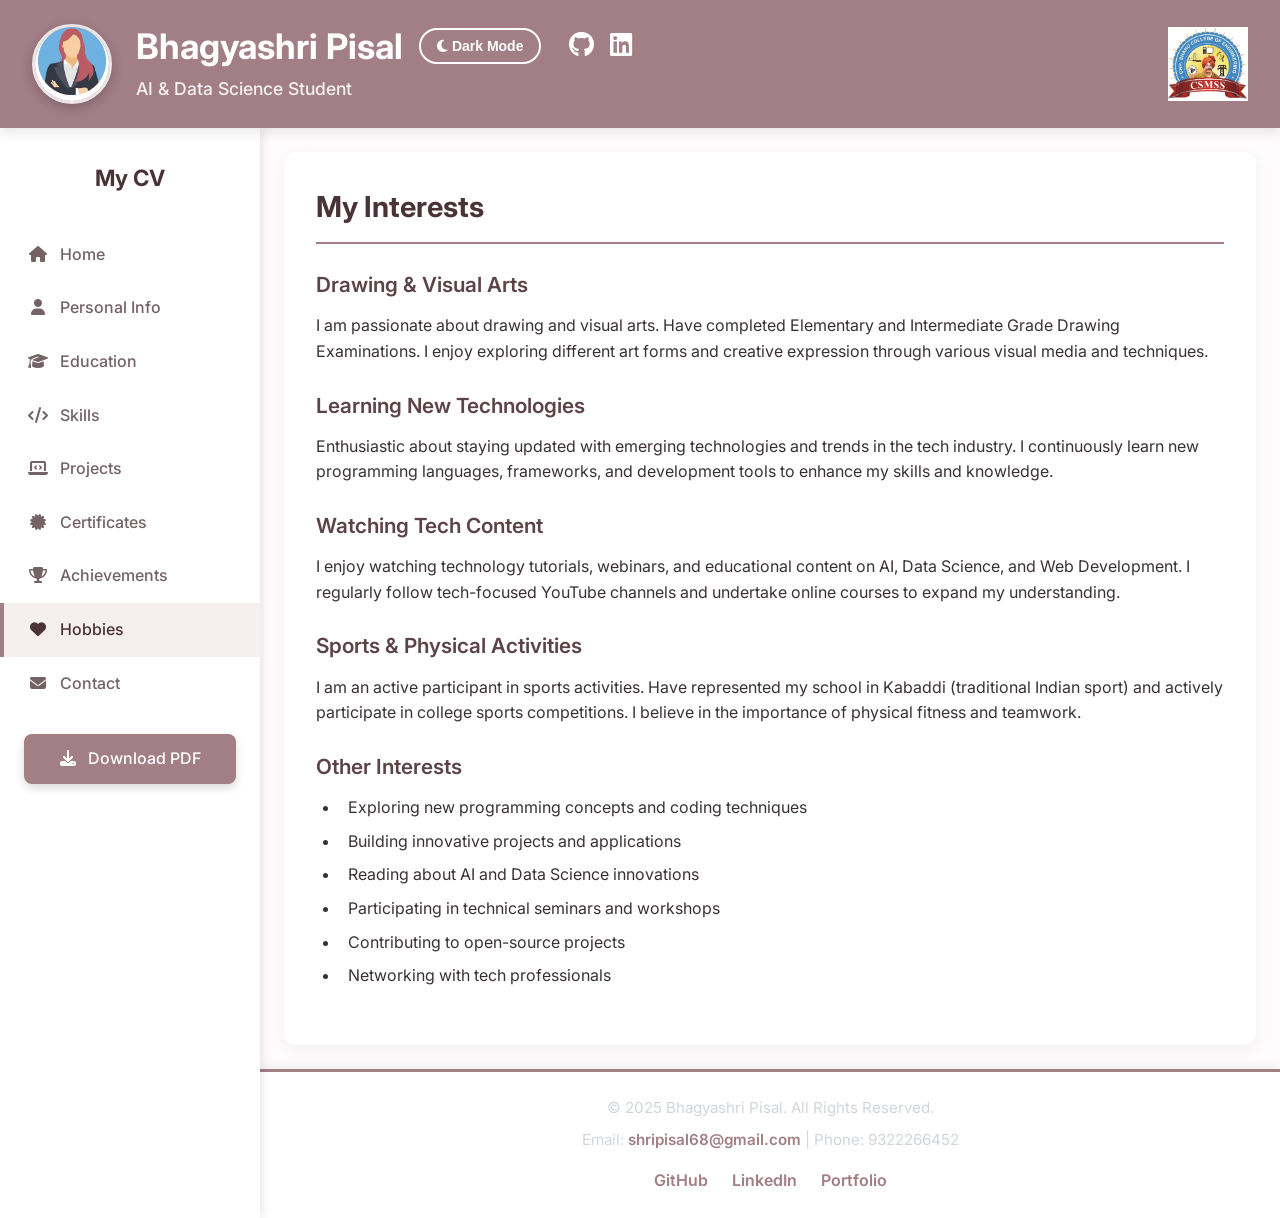
<file: hobbies.html>
<!DOCTYPE html>
<html lang="en">
<head>
  <meta charset="UTF-8">
  <meta name="viewport" content="width=device-width, initial-scale=1.0">
  <meta name="description" content="Hobbies - Bhagyashri Pisal">
  <title>Hobbies - Bhagyashri Pisal CV</title>
    <link rel="preconnect" href="https://fonts.googleapis.com">
  <link rel="preconnect" href="https://fonts.gstatic.com" crossorigin>
  <link href="https://fonts.googleapis.com/css2?family=Inter:wght@400;500;600;700&family=Poppins:wght@400;500;600&display=swap" rel="stylesheet">
  <link rel="stylesheet" href="style.css">
<link rel="stylesheet" href="https://cdnjs.cloudflare.com/ajax/libs/font-awesome/6.4.0/css/all.min.css">
</head>
<body>

<!-- HEADER -->
<header>
  <button id="menu-toggle" class="menu-toggle" aria-label="Toggle Navigation"><i class="fa-solid fa-bars"></i></button>
  <img src="profile.jpeg" alt="Bhagyashri Pisal" class="header-profile">
  <div class="header-text">
        <div class="name-row" style="display: flex; align-items: center; gap: 16px;">
      <h1 style="margin: 0;">Bhagyashri Pisal</h1>
      <div class="header-socials" style="margin-top: 0; align-items: center;">
        <button class="theme-toggle" style="margin-right: 12px;"><i class="fa-solid fa-moon"></i> Dark Mode</button>
        <a href="https://github.com/bhagyashri07907" target="_blank" aria-label="GitHub"><i class="fa-brands fa-github"></i></a>
        <a href="https://www.linkedin.com/in/bhagyashri-pisal-40398232a" target="_blank" aria-label="LinkedIn"><i class="fa-brands fa-linkedin"></i></a>
      </div>
    </div>
    <p>AI &amp; Data Science Student</p>

  </div>
  <img src="csmss.png" alt="CSMSS College Logo" class="header-logo">
</header>

<!-- SIDEBAR + MAIN wrapped in page-body -->
<div class="page-body">
  <div class="sidebar-overlay"></div>
<div class="sidebar">
  <h2>My CV</h2>
  <a href="index.html"><i class="fa-solid fa-house" style="width:20px; text-align:center; margin-right:8px;"></i> Home</a>
  <a href="personal.html"><i class="fa-solid fa-user" style="width:20px; text-align:center; margin-right:8px;"></i> Personal Info</a>
  <a href="education.html"><i class="fa-solid fa-graduation-cap" style="width:20px; text-align:center; margin-right:8px;"></i> Education</a>
  <a href="skills.html"><i class="fa-solid fa-code" style="width:20px; text-align:center; margin-right:8px;"></i> Skills</a>
  <a href="projects.html"><i class="fa-solid fa-laptop-code" style="width:20px; text-align:center; margin-right:8px;"></i> Projects</a>
  <a href="certificates.html"><i class="fa-solid fa-certificate" style="width:20px; text-align:center; margin-right:8px;"></i> Certificates</a>
  <a href="achievements.html"><i class="fa-solid fa-trophy" style="width:20px; text-align:center; margin-right:8px;"></i> Achievements</a>
  <a href="hobbies.html" class="active"><i class="fa-solid fa-heart" style="width:20px; text-align:center; margin-right:8px;"></i> Hobbies</a>
  <a href="contact.html"><i class="fa-solid fa-envelope" style="width:20px; text-align:center; margin-right:8px;"></i> Contact</a>

  <div style="padding: 24px;">
    <a href="#" class="sidebar-download-btn"><i class="fa-solid fa-download" style="margin-right:8px;"></i> Download PDF</a>
  </div>
</div>

<!-- MAIN CONTENT -->
<div class="main">
  <div class="content">
    <h2>My Interests</h2>

    <h3>Drawing &amp; Visual Arts</h3>
    <p>
      I am passionate about drawing and visual arts. Have completed Elementary and Intermediate
      Grade Drawing Examinations. I enjoy exploring different art forms and creative expression
      through various visual media and techniques.
    </p>

    <h3>Learning New Technologies</h3>
    <p>
      Enthusiastic about staying updated with emerging technologies and trends in the tech industry.
      I continuously learn new programming languages, frameworks, and development tools to enhance
      my skills and knowledge.
    </p>

    <h3>Watching Tech Content</h3>
    <p>
      I enjoy watching technology tutorials, webinars, and educational content on AI, Data Science,
      and Web Development. I regularly follow tech-focused YouTube channels and undertake online
      courses to expand my understanding.
    </p>

    <h3>Sports &amp; Physical Activities</h3>
    <p>
      I am an active participant in sports activities. Have represented my school in Kabaddi
      (traditional Indian sport) and actively participate in college sports competitions. I believe
      in the importance of physical fitness and teamwork.
    </p>

    <h3>Other Interests</h3>
    <ul>
      <li>Exploring new programming concepts and coding techniques</li>
      <li>Building innovative projects and applications</li>
      <li>Reading about AI and Data Science innovations</li>
      <li>Participating in technical seminars and workshops</li>
      <li>Contributing to open-source projects</li>
      <li>Networking with tech professionals</li>
    </ul>
  </div>

  <footer>
    <p>&copy; 2025 Bhagyashri Pisal. All Rights Reserved.</p>
    <p>Email: <a href="mailto:shripisal68@gmail.com">shripisal68@gmail.com</a> | Phone: 9322266452</p>
    <div class="footer-links">
      <a href="https://github.com/bhagyashri07907" target="_blank">GitHub</a>
      <a href="https://www.linkedin.com/in/bhagyashri-pisal-40398232a" target="_blank">LinkedIn</a>
      <a href="https://bhagyashri07907.github.io/portfolio-website/" target="_blank">Portfolio</a>
    </div>
  </footer>
</div>
</div>

<script src="script.js"></script>
</body>
</html>
</file>
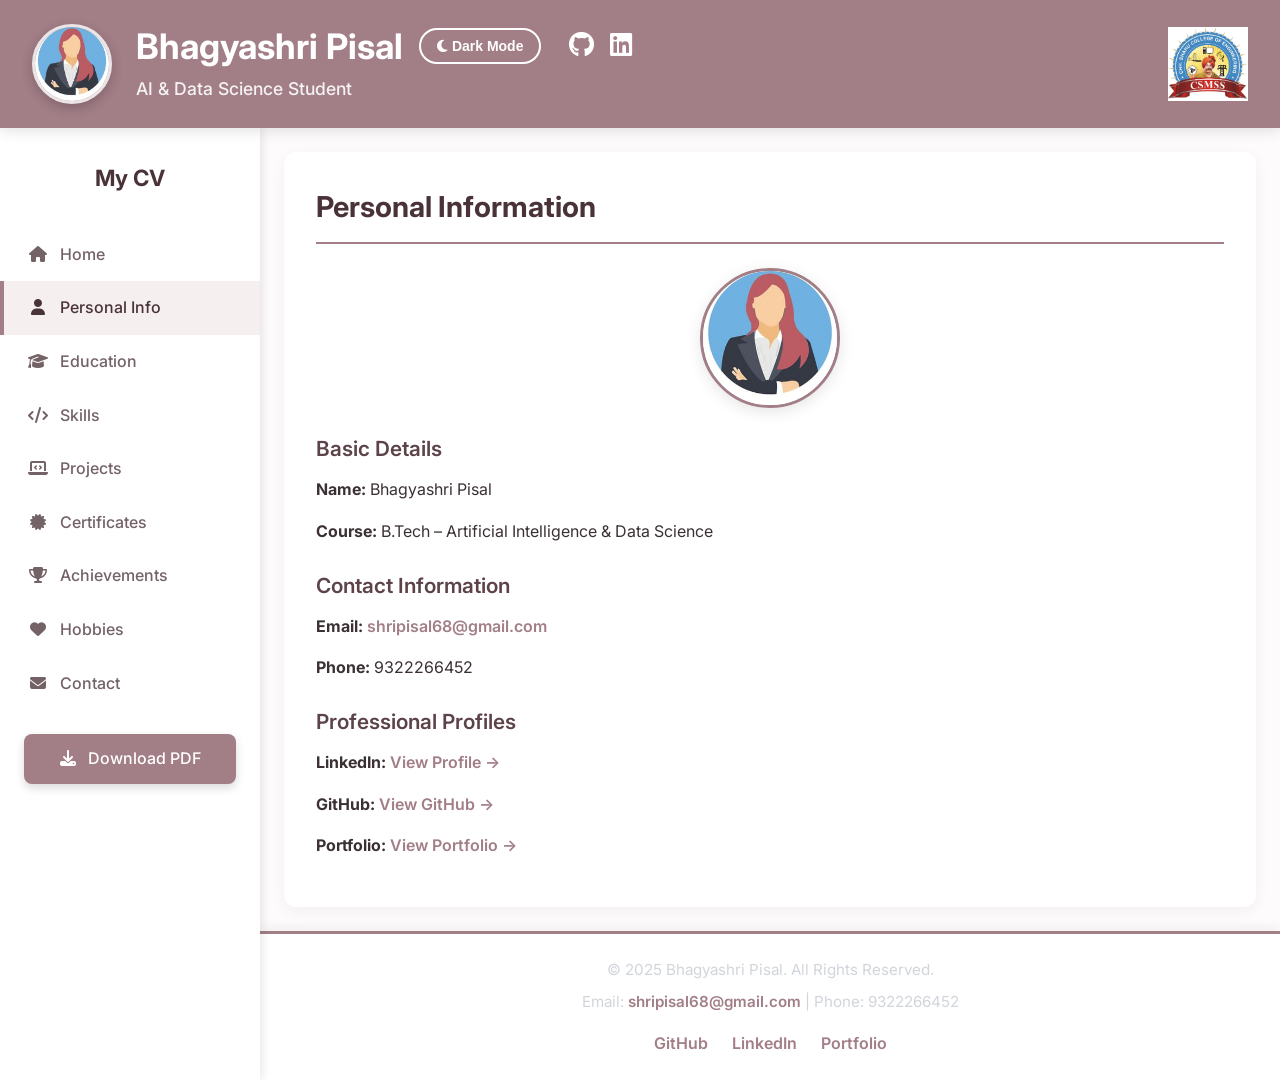
<file: personal.html>
<!DOCTYPE html>
<html lang="en">
<head>
  <meta charset="UTF-8">
  <meta name="viewport" content="width=device-width, initial-scale=1.0">
  <meta name="description" content="Personal Information - Bhagyashri Pisal">
  <title>Personal Info - Bhagyashri Pisal CV</title>
    <link rel="preconnect" href="https://fonts.googleapis.com">
  <link rel="preconnect" href="https://fonts.gstatic.com" crossorigin>
  <link href="https://fonts.googleapis.com/css2?family=Inter:wght@400;500;600;700&family=Poppins:wght@400;500;600&display=swap" rel="stylesheet">
  <link rel="stylesheet" href="style.css">
<link rel="stylesheet" href="https://cdnjs.cloudflare.com/ajax/libs/font-awesome/6.4.0/css/all.min.css">
</head>
<body>

<!-- HEADER -->
<header>
  <button id="menu-toggle" class="menu-toggle" aria-label="Toggle Navigation"><i class="fa-solid fa-bars"></i></button>
  <img src="profile.jpeg" alt="Bhagyashri Pisal" class="header-profile">
  <div class="header-text">
        <div class="name-row" style="display: flex; align-items: center; gap: 16px;">
      <h1 style="margin: 0;">Bhagyashri Pisal</h1>
      <div class="header-socials" style="margin-top: 0; align-items: center;">
        <button class="theme-toggle" style="margin-right: 12px;"><i class="fa-solid fa-moon"></i> Dark Mode</button>
        <a href="https://github.com/bhagyashri07907" target="_blank" aria-label="GitHub"><i class="fa-brands fa-github"></i></a>
        <a href="https://www.linkedin.com/in/bhagyashri-pisal-40398232a" target="_blank" aria-label="LinkedIn"><i class="fa-brands fa-linkedin"></i></a>
      </div>
    </div>
    <p>AI &amp; Data Science Student</p>

  </div>
  <img src="csmss.png" alt="CSMSS College Logo" class="header-logo">
</header>

<!-- SIDEBAR + MAIN wrapped in page-body -->
<div class="page-body">
  <div class="sidebar-overlay"></div>
<div class="sidebar">
  <h2>My CV</h2>
  <a href="index.html"><i class="fa-solid fa-house" style="width:20px; text-align:center; margin-right:8px;"></i> Home</a>
  <a href="personal.html" class="active"><i class="fa-solid fa-user" style="width:20px; text-align:center; margin-right:8px;"></i> Personal Info</a>
  <a href="education.html"><i class="fa-solid fa-graduation-cap" style="width:20px; text-align:center; margin-right:8px;"></i> Education</a>
  <a href="skills.html"><i class="fa-solid fa-code" style="width:20px; text-align:center; margin-right:8px;"></i> Skills</a>
  <a href="projects.html"><i class="fa-solid fa-laptop-code" style="width:20px; text-align:center; margin-right:8px;"></i> Projects</a>
  <a href="certificates.html"><i class="fa-solid fa-certificate" style="width:20px; text-align:center; margin-right:8px;"></i> Certificates</a>
  <a href="achievements.html"><i class="fa-solid fa-trophy" style="width:20px; text-align:center; margin-right:8px;"></i> Achievements</a>
  <a href="hobbies.html"><i class="fa-solid fa-heart" style="width:20px; text-align:center; margin-right:8px;"></i> Hobbies</a>
  <a href="contact.html"><i class="fa-solid fa-envelope" style="width:20px; text-align:center; margin-right:8px;"></i> Contact</a>

  <div style="padding: 24px;">
    <a href="#" class="sidebar-download-btn"><i class="fa-solid fa-download" style="margin-right:8px;"></i> Download PDF</a>
  </div>
</div>

<!-- MAIN CONTENT -->
<div class="main">
  <div class="content">
    <h2>Personal Information</h2>

    <img src="profile.jpeg" class="profile" alt="Profile Picture">

    <h3>Basic Details</h3>
    <p><b>Name:</b> Bhagyashri Pisal</p>
    <p><b>Course:</b> B.Tech – Artificial Intelligence &amp; Data Science</p>

    <h3>Contact Information</h3>
    <p><b>Email:</b> <a href="mailto:shripisal68@gmail.com">shripisal68@gmail.com</a></p>
    <p><b>Phone:</b> 9322266452</p>

    <h3>Professional Profiles</h3>
    <p><b>LinkedIn:</b>
      <a href="https://www.linkedin.com/in/bhagyashri-pisal-40398232a" target="_blank">
        View Profile →
      </a>
    </p>

    <p><b>GitHub:</b>
      <a href="https://github.com/bhagyashri07907" target="_blank">
        View GitHub →
      </a>
    </p>

    <p><b>Portfolio:</b>
      <a href="https://bhagyashri07907.github.io/portfolio-website/" target="_blank">
        View Portfolio →
      </a>
    </p>
  </div>

  <footer>
    <p>&copy; 2025 Bhagyashri Pisal. All Rights Reserved.</p>
    <p>Email: <a href="mailto:shripisal68@gmail.com">shripisal68@gmail.com</a> | Phone: 9322266452</p>
    <div class="footer-links">
      <a href="https://github.com/bhagyashri07907" target="_blank">GitHub</a>
      <a href="https://www.linkedin.com/in/bhagyashri-pisal-40398232a" target="_blank">LinkedIn</a>
      <a href="https://bhagyashri07907.github.io/portfolio-website/" target="_blank">Portfolio</a>
    </div>
  </footer>
</div>
</div>

<script src="script.js"></script>
</body>
</html>
</file>
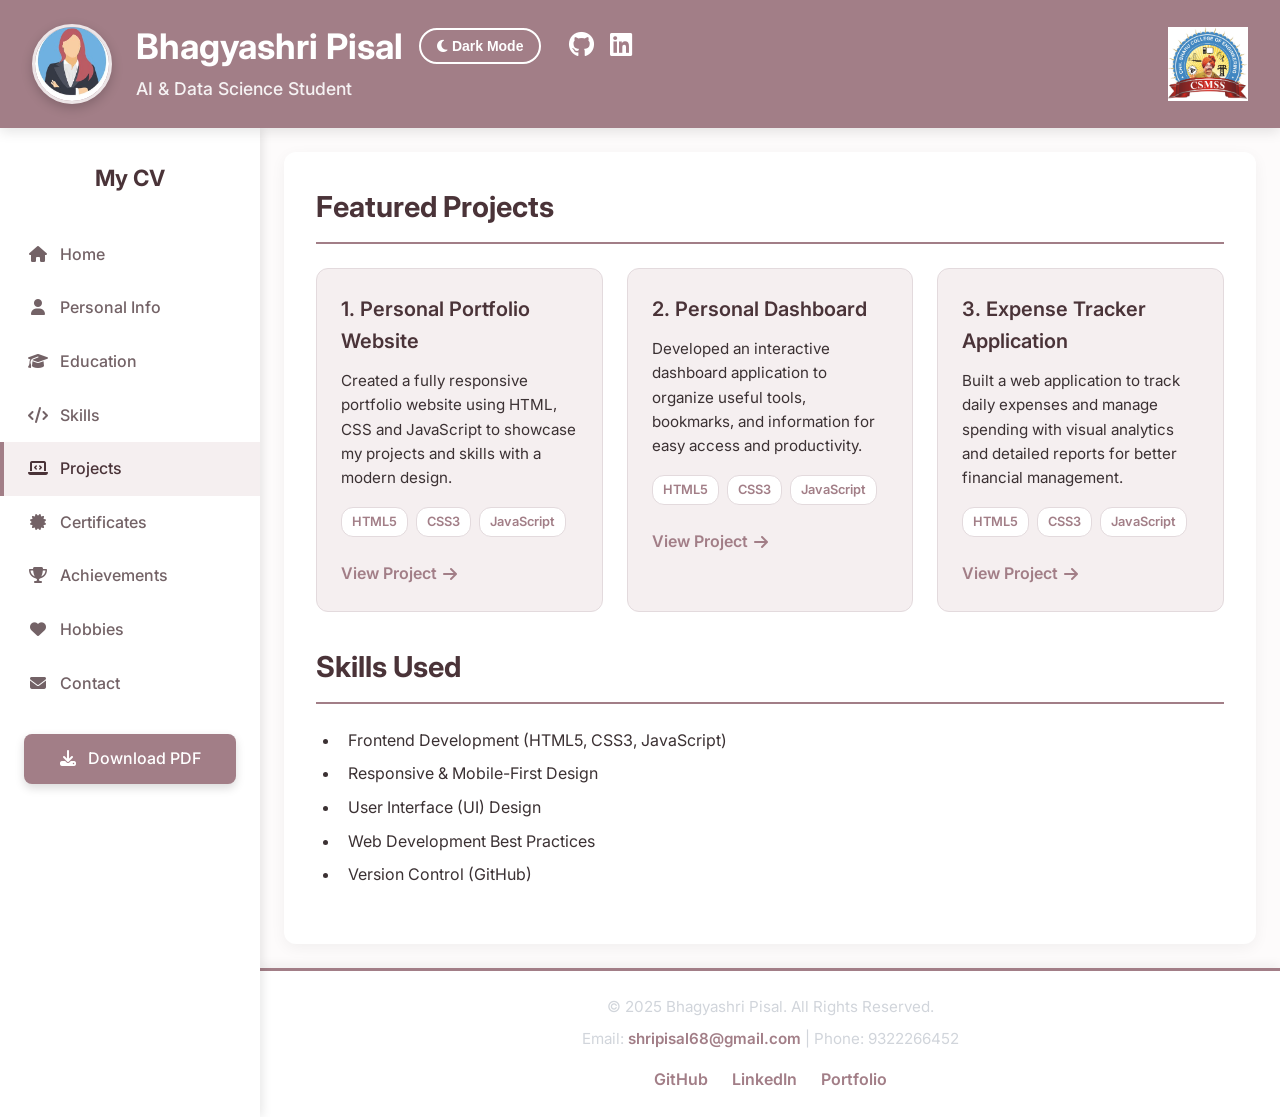
<file: projects.html>
<!DOCTYPE html>
<html lang="en">
<head>
  <meta charset="UTF-8">
  <meta name="viewport" content="width=device-width, initial-scale=1.0">
  <meta name="description" content="Projects - Bhagyashri Pisal">
  <title>Projects - Bhagyashri Pisal CV</title>
    <link rel="preconnect" href="https://fonts.googleapis.com">
  <link rel="preconnect" href="https://fonts.gstatic.com" crossorigin>
  <link href="https://fonts.googleapis.com/css2?family=Inter:wght@400;500;600;700&family=Poppins:wght@400;500;600&display=swap" rel="stylesheet">
  <link rel="stylesheet" href="style.css">
<link rel="stylesheet" href="https://cdnjs.cloudflare.com/ajax/libs/font-awesome/6.4.0/css/all.min.css">
</head>
<body>

<!-- HEADER -->
<header>
  <button id="menu-toggle" class="menu-toggle" aria-label="Toggle Navigation"><i class="fa-solid fa-bars"></i></button>
  <img src="profile.jpeg" alt="Bhagyashri Pisal" class="header-profile">
  <div class="header-text">
        <div class="name-row" style="display: flex; align-items: center; gap: 16px;">
      <h1 style="margin: 0;">Bhagyashri Pisal</h1>
      <div class="header-socials" style="margin-top: 0; align-items: center;">
        <button class="theme-toggle" style="margin-right: 12px;"><i class="fa-solid fa-moon"></i> Dark Mode</button>
        <a href="https://github.com/bhagyashri07907" target="_blank" aria-label="GitHub"><i class="fa-brands fa-github"></i></a>
        <a href="https://www.linkedin.com/in/bhagyashri-pisal-40398232a" target="_blank" aria-label="LinkedIn"><i class="fa-brands fa-linkedin"></i></a>
      </div>
    </div>
    <p>AI &amp; Data Science Student</p>

  </div>
  <img src="csmss.png" alt="CSMSS College Logo" class="header-logo">
</header>

<!-- SIDEBAR + MAIN wrapped in page-body -->
<div class="page-body">
  <div class="sidebar-overlay"></div>
<div class="sidebar">
  <h2>My CV</h2>
  <a href="index.html"><i class="fa-solid fa-house" style="width:20px; text-align:center; margin-right:8px;"></i> Home</a>
  <a href="personal.html"><i class="fa-solid fa-user" style="width:20px; text-align:center; margin-right:8px;"></i> Personal Info</a>
  <a href="education.html"><i class="fa-solid fa-graduation-cap" style="width:20px; text-align:center; margin-right:8px;"></i> Education</a>
  <a href="skills.html"><i class="fa-solid fa-code" style="width:20px; text-align:center; margin-right:8px;"></i> Skills</a>
  <a href="projects.html" class="active"><i class="fa-solid fa-laptop-code" style="width:20px; text-align:center; margin-right:8px;"></i> Projects</a>
  <a href="certificates.html"><i class="fa-solid fa-certificate" style="width:20px; text-align:center; margin-right:8px;"></i> Certificates</a>
  <a href="achievements.html"><i class="fa-solid fa-trophy" style="width:20px; text-align:center; margin-right:8px;"></i> Achievements</a>
  <a href="hobbies.html"><i class="fa-solid fa-heart" style="width:20px; text-align:center; margin-right:8px;"></i> Hobbies</a>
  <a href="contact.html"><i class="fa-solid fa-envelope" style="width:20px; text-align:center; margin-right:8px;"></i> Contact</a>

  <div style="padding: 24px;">
    <a href="#" class="sidebar-download-btn"><i class="fa-solid fa-download" style="margin-right:8px;"></i> Download PDF</a>
  </div>
</div>

<!-- MAIN CONTENT -->
<div class="main">
  <div class="content">
    <h2>Featured Projects</h2>

    <div class="project-grid">
      <!-- Project 1 -->
      <div class="project-card">
        <div class="project-content">
          <h3>1. Personal Portfolio Website</h3>
          <p>
            Created a fully responsive portfolio website using HTML, CSS and JavaScript to showcase 
            my projects and skills with a modern design.
          </p>
          <div class="project-tech">
            <span>HTML5</span>
            <span>CSS3</span>
            <span>JavaScript</span>
          </div>
          <a href="https://bhagyashri07907.github.io/portfolio-website/" target="_blank" class="project-link">View Project <i class="fa-solid fa-arrow-right"></i></a>
        </div>
      </div>

      <!-- Project 2 -->
      <div class="project-card">
        <div class="project-content">
          <h3>2. Personal Dashboard</h3>
          <p>
            Developed an interactive dashboard application to organize useful tools, bookmarks, 
            and information for easy access and productivity.
          </p>
          <div class="project-tech">
            <span>HTML5</span>
            <span>CSS3</span>
            <span>JavaScript</span>
          </div>
          <a href="https://bhagyashri07907.github.io/personal-dashboard/" target="_blank" class="project-link">View Project <i class="fa-solid fa-arrow-right"></i></a>
        </div>
      </div>

      <!-- Project 3 -->
      <div class="project-card">
        <div class="project-content">
          <h3>3. Expense Tracker Application</h3>
          <p>
            Built a web application to track daily expenses and manage spending with visual 
            analytics and detailed reports for better financial management.
          </p>
          <div class="project-tech">
            <span>HTML5</span>
            <span>CSS3</span>
            <span>JavaScript</span>
          </div>
          <a href="https://bhagyashri07907.github.io/expense-tracker/" target="_blank" class="project-link">View Project <i class="fa-solid fa-arrow-right"></i></a>
        </div>
      </div>
    </div>

    <h2>Skills Used</h2>
    <ul>
      <li>Frontend Development (HTML5, CSS3, JavaScript)</li>
      <li>Responsive &amp; Mobile-First Design</li>
      <li>User Interface (UI) Design</li>
      <li>Web Development Best Practices</li>
      <li>Version Control (GitHub)</li>
    </ul>
  </div>

  <footer>
    <p>&copy; 2025 Bhagyashri Pisal. All Rights Reserved.</p>
    <p>Email: <a href="mailto:shripisal68@gmail.com">shripisal68@gmail.com</a> | Phone: 9322266452</p>
    <div class="footer-links">
      <a href="https://github.com/bhagyashri07907" target="_blank">GitHub</a>
      <a href="https://www.linkedin.com/in/bhagyashri-pisal-40398232a" target="_blank">LinkedIn</a>
      <a href="https://bhagyashri07907.github.io/portfolio-website/" target="_blank">Portfolio</a>
    </div>
  </footer>
</div>
</div>

<script src="script.js"></script>
</body>
</html>
</file>
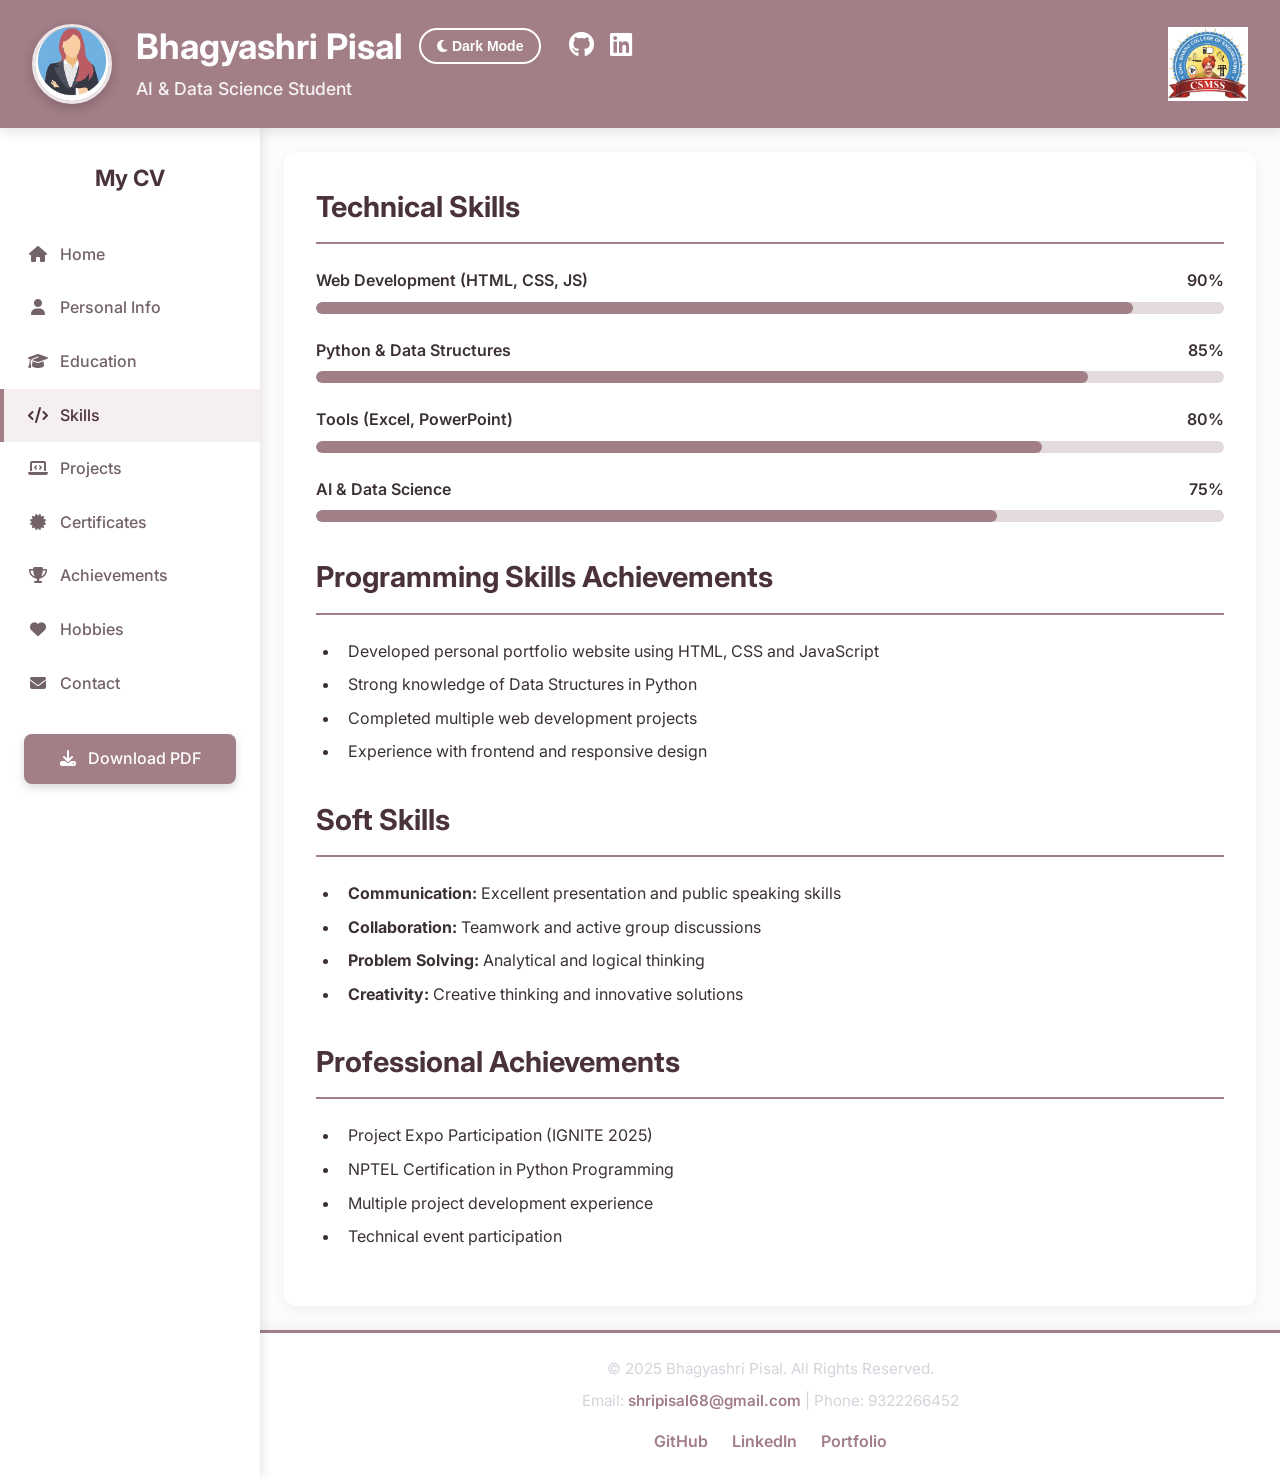
<file: skills.html>
<!DOCTYPE html>
<html lang="en">
<head>
  <meta charset="UTF-8">
  <meta name="viewport" content="width=device-width, initial-scale=1.0">
  <meta name="description" content="Skills - Bhagyashri Pisal">
  <title>Skills - Bhagyashri Pisal CV</title>
    <link rel="preconnect" href="https://fonts.googleapis.com">
  <link rel="preconnect" href="https://fonts.gstatic.com" crossorigin>
  <link href="https://fonts.googleapis.com/css2?family=Inter:wght@400;500;600;700&family=Poppins:wght@400;500;600&display=swap" rel="stylesheet">
  <link rel="stylesheet" href="style.css">
<link rel="stylesheet" href="https://cdnjs.cloudflare.com/ajax/libs/font-awesome/6.4.0/css/all.min.css">
</head>
<body>

<!-- HEADER -->
<header>
  <button id="menu-toggle" class="menu-toggle" aria-label="Toggle Navigation"><i class="fa-solid fa-bars"></i></button>
  <img src="profile.jpeg" alt="Bhagyashri Pisal" class="header-profile">
  <div class="header-text">
        <div class="name-row" style="display: flex; align-items: center; gap: 16px;">
      <h1 style="margin: 0;">Bhagyashri Pisal</h1>
      <div class="header-socials" style="margin-top: 0; align-items: center;">
        <button class="theme-toggle" style="margin-right: 12px;"><i class="fa-solid fa-moon"></i> Dark Mode</button>
        <a href="https://github.com/bhagyashri07907" target="_blank" aria-label="GitHub"><i class="fa-brands fa-github"></i></a>
        <a href="https://www.linkedin.com/in/bhagyashri-pisal-40398232a" target="_blank" aria-label="LinkedIn"><i class="fa-brands fa-linkedin"></i></a>
      </div>
    </div>
    <p>AI &amp; Data Science Student</p>

  </div>
  <img src="csmss.png" alt="CSMSS College Logo" class="header-logo">
</header>

<!-- SIDEBAR + MAIN wrapped in page-body -->
<div class="page-body">
  <div class="sidebar-overlay"></div>
<div class="sidebar">
  <h2>My CV</h2>
  <a href="index.html"><i class="fa-solid fa-house" style="width:20px; text-align:center; margin-right:8px;"></i> Home</a>
  <a href="personal.html"><i class="fa-solid fa-user" style="width:20px; text-align:center; margin-right:8px;"></i> Personal Info</a>
  <a href="education.html"><i class="fa-solid fa-graduation-cap" style="width:20px; text-align:center; margin-right:8px;"></i> Education</a>
  <a href="skills.html" class="active"><i class="fa-solid fa-code" style="width:20px; text-align:center; margin-right:8px;"></i> Skills</a>
  <a href="projects.html"><i class="fa-solid fa-laptop-code" style="width:20px; text-align:center; margin-right:8px;"></i> Projects</a>
  <a href="certificates.html"><i class="fa-solid fa-certificate" style="width:20px; text-align:center; margin-right:8px;"></i> Certificates</a>
  <a href="achievements.html"><i class="fa-solid fa-trophy" style="width:20px; text-align:center; margin-right:8px;"></i> Achievements</a>
  <a href="hobbies.html"><i class="fa-solid fa-heart" style="width:20px; text-align:center; margin-right:8px;"></i> Hobbies</a>
  <a href="contact.html"><i class="fa-solid fa-envelope" style="width:20px; text-align:center; margin-right:8px;"></i> Contact</a>

  <div style="padding: 24px;">
    <a href="#" class="sidebar-download-btn"><i class="fa-solid fa-download" style="margin-right:8px;"></i> Download PDF</a>
  </div>
</div>

<!-- MAIN CONTENT -->
<div class="main">
  <div class="content">
    <h2>Technical Skills</h2>
    <div class="skill-container">
      <div class="skill-header"><span>Web Development (HTML, CSS, JS)</span><span class="skill-percent-text">90%</span></div>
      <div class="skill-bar"><div class="skill-progress" data-percent="90"></div></div>

      <div class="skill-header"><span>Python &amp; Data Structures</span><span class="skill-percent-text">85%</span></div>
      <div class="skill-bar"><div class="skill-progress" data-percent="85"></div></div>

      <div class="skill-header"><span>Tools (Excel, PowerPoint)</span><span class="skill-percent-text">80%</span></div>
      <div class="skill-bar"><div class="skill-progress" data-percent="80"></div></div>

      <div class="skill-header"><span>AI &amp; Data Science</span><span class="skill-percent-text">75%</span></div>
      <div class="skill-bar"><div class="skill-progress" data-percent="75"></div></div>
    </div>

    <h2>Programming Skills Achievements</h2>
    <ul>
      <li>Developed personal portfolio website using HTML, CSS and JavaScript</li>
      <li>Strong knowledge of Data Structures in Python</li>
      <li>Completed multiple web development projects</li>
      <li>Experience with frontend and responsive design</li>
    </ul>

    <h2>Soft Skills</h2>
    <ul>
      <li><b>Communication:</b> Excellent presentation and public speaking skills</li>
      <li><b>Collaboration:</b> Teamwork and active group discussions</li>
      <li><b>Problem Solving:</b> Analytical and logical thinking</li>
      <li><b>Creativity:</b> Creative thinking and innovative solutions</li>
    </ul>

    <h2>Professional Achievements</h2>
    <ul>
      <li>Project Expo Participation (IGNITE 2025)</li>
      <li>NPTEL Certification in Python Programming</li>
      <li>Multiple project development experience</li>
      <li>Technical event participation</li>
    </ul>
  </div>

  <footer>
    <p>&copy; 2025 Bhagyashri Pisal. All Rights Reserved.</p>
    <p>Email: <a href="mailto:shripisal68@gmail.com">shripisal68@gmail.com</a> | Phone: 9322266452</p>
    <div class="footer-links">
      <a href="https://github.com/bhagyashri07907" target="_blank">GitHub</a>
      <a href="https://www.linkedin.com/in/bhagyashri-pisal-40398232a" target="_blank">LinkedIn</a>
      <a href="https://bhagyashri07907.github.io/portfolio-website/" target="_blank">Portfolio</a>
    </div>
  </footer>
</div>
</div>

<script src="script.js"></script>
</body>
</html>
</file>
<file: style.css>
:root {
  --bg-color: #fdfbfb;
  --text-color: #3b3133;
  --primary-color: #a27e87;
  --sidebar-color: #ffffff;
  --sidebar-text: #736266;
  --sidebar-hover-bg: #f5eff0;
  --sidebar-active-text: #4a3338;
  --heading-color: #4a3338;
  --heading-color-secondary: #5c4349;
  --text-light: #857579;
  --table-bg: #ffffff;
  --table-hover: #fbf7f8;
  --border-color: #e3dadd;
  --container-bg: #ffffff;
  --header-text-color: #ffffff;
}

body.dark-theme {
  --bg-color: #2a2426;
  --text-color: #e3dadd;
  --primary-color: #b58c95;
  --sidebar-color: #1f1a1c;
  --sidebar-text: #b5aeb0;
  --sidebar-hover-bg: #362a2d;
  --sidebar-active-text: #ffffff;
  --heading-color: #ffffff;
  --heading-color-secondary: #d4c5c9;
  --text-light: #9c9194;
  --table-bg: #2a2426;
  --table-hover: #362a2d;
  --border-color: #4f4246;
  --container-bg: #1f1a1c;
  --header-text-color: #ffffff;
}

/* Dark theme removed per user request */

* {
  margin: 0;
  padding: 0;
  box-sizing: border-box;
}

html {
  height: 100%;
}

body {
  font-family: 'Inter', 'Poppins', sans-serif;
  background-color: var(--bg-color);
  color: var(--text-color);
  line-height: 1.6;
  display: grid;
  grid-template-rows: auto 1fr;
  min-height: 100vh;
  margin: 0;
  padding: 0;
  width: 100%;
}

/* Custom cursor removed per user request */

/* Floating back to top button */
.back-to-top {
  position: fixed;
  bottom: 30px;
  right: 30px;
  width: 50px;
  height: 50px;
  background-color: var(--primary-color);
  color: #ffffff;
  border: none;
  border-radius: 50%;
  box-shadow: 0 4px 10px rgba(0,0,0,0.3);
  font-size: 24px;
  cursor: pointer;
  opacity: 0;
  visibility: hidden;
  transition: opacity 0.3s ease, visibility 0.3s ease, background-color 0.3s ease, transform 0.3s;
  z-index: 1000;
  display: flex;
  align-items: center;
  justify-content: center;
}

.back-to-top.show {
  opacity: 1;
  visibility: visible;
}

.back-to-top:hover {
  opacity: 0.9;
  transform: translateY(-5px);
}

/* Skill Bars */
.skill-bar {
  background-color: var(--border-color);
  border-radius: 8px;
  margin-top: 5px;
  margin-bottom: 24px;
  overflow: hidden;
  height: 12px;
  width: 100%;
}

.skill-progress {
  background-color: var(--primary-color);
  height: 100%;
  width: 0;
  border-radius: 8px;
  transition: width 1.5s ease-out;
}

.skill-header {
  display: flex;
  justify-content: space-between;
  margin-bottom: 8px;
  font-weight: 600;
}

/* Theme Toggle Button removed per user request */

/* Hamburger Toggle Button */
.menu-toggle {
  display: none;
  background: transparent;
  border: none;
  font-size: 24px;
  color: var(--header-text-color);
  cursor: pointer;
  z-index: 100;
  transition: transform 0.3s;
}
.menu-toggle:hover {
  transform: scale(1.1);
}

/* Sidebar Download PDF Button */
.sidebar-download-btn {
  display: block;
  background-color: var(--primary-color);
  color: #ffffff !important;
  text-align: center;
  padding: 12px 16px !important;
  border-radius: 8px;
  text-decoration: none;
  font-weight: 600;
  transition: all 0.3s ease;
  border-left: none !important;
  box-shadow: 0 4px 10px rgba(0,0,0,0.15);
}

.sidebar-download-btn:hover {
  background-color: #8c6a72 !important; /* darker shade of primary */
  transform: translateY(-2px);
  padding-left: 16px !important; /* negate default menu hover */
}

/* Theme Toggle Button */
.theme-toggle {
  background: none;
  border: 2px solid var(--header-text-color);
  color: var(--header-text-color);
  padding: 8px 16px;
  border-radius: 20px;
  cursor: pointer;
  font-size: 14px;
  font-weight: 600;
  transition: background 0.3s, color 0.3s;
}

.theme-toggle:hover {
  background: var(--header-text-color);
  color: var(--primary-color);
}

/* Wrapper for sidebar + main (sits below header) */
.page-body {
  display: flex;
  flex-grow: 1;
  width: 100%;
}


/* SIDEBAR NAVIGATION */
.sidebar {
  width: 260px;
  background-color: var(--sidebar-color);
  color: var(--sidebar-active-text);
  position: sticky;
  top: 0;
  padding-top: 32px;
  overflow-y: auto;
  box-shadow: 2px 0 10px rgba(0, 0, 0, 0.1);
  flex-shrink: 0;
  height: auto;
  transition: background-color 0.3s ease;
}

.sidebar h2 {
  text-align: center;
  margin-bottom: 32px;
  font-size: 1.4em;
  padding: 0 16px;
  font-weight: 700;
  color: var(--sidebar-active-text);
}

.sidebar a {
  display: block;
  color: var(--sidebar-text);
  padding: 14px 24px;
  text-decoration: none;
  transition: all 0.3s ease;
  border-left: 4px solid transparent;
  font-weight: 500;
}

.sidebar a:hover {
  background-color: var(--sidebar-hover-bg);
  border-left-color: var(--primary-color);
  color: var(--sidebar-active-text);
  padding-left: 32px;
}

.sidebar a.active {
  background-color: var(--sidebar-hover-bg);
  border-left-color: var(--primary-color);
  color: var(--sidebar-active-text);
}

/* MAIN CONTENT */
.main {
  margin-left: 0;
  flex: 1;
  display: flex;
  flex-direction: column;
}

/* CONTAINER */
.container {
  flex: 1;
  max-width: 900px;
  width: 100%;
  margin: 32px auto;
  padding: 32px;
  background-color: var(--container-bg);
  border-radius: 12px;
  box-shadow: 0 4px 15px rgba(0, 0, 0, 0.05);
  transition: background-color 0.3s ease;
}

/* HEADER */
header {
  background-color: var(--primary-color);
  color: var(--header-text-color);
  padding: 24px 32px;
  display: flex;
  align-items: center;
  justify-content: space-between;
  gap: 24px;
  box-shadow: 0 4px 12px rgba(0, 0, 0, 0.1);
  width: 100%;
  z-index: 10;
  transition: background-color 0.3s ease;
}

.header-profile {
  width: 80px;
  height: 80px;
  border-radius: 50%;
  border: 3px solid rgba(255, 255, 255, 0.8);
  object-fit: cover;
  box-shadow: 0 4px 12px rgba(0, 0, 0, 0.2);
  flex-shrink: 0;
}

.header-text {
  flex: 1;
  display: flex;
  flex-direction: column;
  justify-content: center;
  gap: 8px;
}

header h1 {
  font-size: 2.2em;
  margin: 0;
  font-weight: 700;
  line-height: 1.2;
}

header p {
  font-size: 1.1em;
  opacity: 0.9;
  margin: 0;
  font-weight: 500;
}

.header-socials {
  display: flex;
  gap: 16px;
  margin-top: 8px;
}

.header-socials a {
  color: var(--header-text-color);
  font-size: 1.6em;
  transition: opacity 0.3s, transform 0.3s;
  text-decoration: none;
}

.header-socials a:hover {
  opacity: 0.7;
  transform: translateY(-2px);
}

.header-logo {
  width: 80px;
  height: 80px;
  object-fit: contain;
  background: transparent;
  flex-shrink: 0;
}

/* CONTENT */
.content {
  padding: 32px;
  background-color: var(--container-bg);
  border-radius: 12px;
  margin: 24px;
  box-shadow: 0 4px 15px rgba(0, 0, 0, 0.05);
  transition: background-color 0.3s ease;
}

.content h2 {
  color: var(--heading-color);
  margin-top: 32px;
  margin-bottom: 24px;
  border-bottom: 2px solid var(--primary-color);
  padding-bottom: 12px;
  font-size: 1.8em;
  font-weight: 700;
}

.content h2:first-child {
  margin-top: 0;
}

.content h3 {
  color: var(--heading-color-secondary);
  margin-top: 24px;
  margin-bottom: 12px;
  font-size: 1.3em;
  font-weight: 600;
}

.content h4 {
  color: var(--text-light);
  margin-top: 16px;
  margin-bottom: 8px;
  font-weight: 500;
}

.content p {
  margin-bottom: 16px;
}

.content ul {
  margin-left: 24px;
  margin-bottom: 24px;
}

.content li {
  margin-bottom: 8px;
  padding-left: 8px;
}

.content a {
  color: var(--primary-color);
  text-decoration: none;
  transition: color 0.3s ease;
  font-weight: 600;
}

.content a:hover {
  text-decoration: underline;
  opacity: 0.8;
}

/* PROFILE SECTION */
.profile-section {
  display: flex;
  align-items: center;
  margin-bottom: 32px;
  gap: 24px;
}

.profile-img {
  width: 120px;
  height: 120px;
  border-radius: 50%;
  border: 3px solid var(--primary-color);
  box-shadow: 0 4px 15px rgba(0, 0, 0, 0.1);
  object-fit: cover;
  flex-shrink: 0;
}

.intro {
  flex: 1;
}

.intro h2 {
  margin-top: 0;
  margin-bottom: 12px;
  font-size: 1.6em;
  border-bottom: none;
  padding-bottom: 0;
}

/* OBJECTIVE AND LINKS SECTIONS */
.objective, .links {
  margin-bottom: 32px;
}

/* CONTACT FORM */
.contact-form {
  display: flex;
  flex-direction: column;
  gap: 20px;
  margin-top: 24px;
  background-color: var(--sidebar-hover-bg);
  padding: 32px;
  border-radius: 12px;
  border: 1px solid var(--border-color);
}

.form-group {
  display: flex;
  flex-direction: column;
  gap: 8px;
}

.form-group label {
  font-weight: 600;
  color: var(--heading-color);
  font-size: 0.95rem;
}

.form-group input, 
.form-group textarea {
  width: 100%;
  padding: 14px;
  border-radius: 8px;
  border: 1px solid var(--border-color);
  font-family: inherit;
  font-size: 1rem;
  background-color: var(--container-bg);
  color: var(--text-color);
  transition: border-color 0.3s ease, box-shadow 0.3s ease;
}

.form-group input:focus, 
.form-group textarea:focus {
  outline: none;
  border-color: var(--primary-color);
  box-shadow: 0 0 0 3px rgba(162, 126, 135, 0.2);
}

.submit-btn {
  background-color: var(--primary-color);
  color: #fff;
  border: none;
  border-radius: 8px;
  padding: 16px;
  font-size: 1.1rem;
  font-weight: 600;
  cursor: pointer;
  transition: all 0.3s ease;
  display: flex;
  align-items: center;
  justify-content: center;
  gap: 8px;
}

.submit-btn:hover {
  background-color: #8c6a72;
  transform: translateY(-2px);
  box-shadow: 0 4px 12px rgba(0,0,0,0.1);
}

/* PROJECT CARDS */
.project-grid {
  display: grid;
  grid-template-columns: repeat(auto-fill, minmax(280px, 1fr));
  gap: 24px;
  margin-top: 24px;
  margin-bottom: 32px;
}

.project-card {
  background-color: var(--sidebar-hover-bg);
  border: 1px solid var(--border-color);
  border-radius: 12px;
  padding: 24px;
  transition: transform 0.3s ease, box-shadow 0.3s ease;
  display: flex;
  flex-direction: column;
}

.project-card:hover {
  transform: translateY(-8px);
  box-shadow: 0 10px 25px rgba(0,0,0,0.1);
}

.project-card h3 {
  margin-top: 0;
  font-size: 1.25rem;
  color: var(--heading-color);
}

.project-card p {
  font-size: 0.95rem;
  color: var(--text-color);
  flex-grow: 1;
}

.project-tech {
  display: flex;
  flex-wrap: wrap;
  gap: 8px;
  margin-top: 16px;
  margin-bottom: 24px;
}

.project-tech span {
  background-color: var(--container-bg);
  color: var(--primary-color);
  font-size: 0.8rem;
  font-weight: 600;
  padding: 4px 10px;
  border-radius: 12px;
  border: 1px solid var(--border-color);
}

.project-link {
  color: var(--primary-color);
  font-weight: 600;
  text-decoration: none;
  display: inline-flex;
  align-items: center;
  gap: 6px;
  transition: opacity 0.3s ease;
}

.project-link:hover {
  text-decoration: none;
  opacity: 0.8;
}

/* TABLE STYLING */
table {
  width: 100%;
  border-collapse: collapse;
  margin: 24px 0;
  background-color: var(--table-bg);
  border-radius: 8px;
  overflow: hidden;
  transition: background-color 0.3s ease;
}

table th {
  background-color: var(--primary-color);
  color: #ffffff;
  padding: 16px;
  text-align: left;
  font-weight: 600;
}

table td {
  padding: 16px;
  border-bottom: 1px solid var(--border-color);
}

table tr:hover {
  background-color: var(--table-hover);
}

table tr:last-child td {
  border-bottom: none;
}

/* FOOTER */
footer {
  background-color: var(--sidebar-color);
  color: #d1d5db;
  text-align: center;
  padding: 24px;
  margin-top: auto;
  border-top: 3px solid var(--primary-color);
  box-shadow: 0 -4px 10px rgba(0, 0, 0, 0.05);
  transition: background-color 0.3s ease;
}

footer p {
  margin-bottom: 8px;
  font-size: 0.95em;
}

footer a {
  color: var(--primary-color);
  text-decoration: none;
  transition: color 0.3s ease;
  font-weight: 600;
}

footer a:hover {
  opacity: 0.8;
  color: #ffffff;
  text-decoration: underline;
}

.footer-links {
  margin-top: 16px;
  display: flex;
  justify-content: center;
  gap: 24px;
}

/* Profile image on personal page */
.profile {
  display: block;
  width: 140px;
  height: 140px;
  border-radius: 50%;
  object-fit: cover;
  border: 3px solid var(--primary-color);
  box-shadow: 0 4px 15px rgba(0, 0, 0, 0.1);
  margin: 0 auto 24px auto;
}

/* Table wrapper for horizontal scroll on mobile */
.table-wrap {
  width: 100%;
  overflow-x: auto;
  -webkit-overflow-scrolling: touch;
}

/* ===== RESPONSIVE DESIGN ===== */

/* ---- Tablet / small laptop (≤ 900px) ---- */
@media (max-width: 900px) {
  header {
    padding: 20px 24px;
    gap: 16px;
  }

  header h1 {
    font-size: 1.9em;
  }

  .content {
    margin: 16px;
    padding: 24px;
  }

  .project-grid {
    grid-template-columns: repeat(auto-fill, minmax(240px, 1fr));
  }
}

/* ---- Mobile (≤ 768px) ---- */
@media (max-width: 768px) {
  body {
    flex-direction: column;
  }

  .page-body {
    flex-direction: column;
  }

  /* Show hamburger button */
  .menu-toggle {
    display: block;
    position: absolute;
    top: 50%;
    left: 16px;
    transform: translateY(-50%);
  }

  /* Off-canvas sidebar */
  .sidebar {
    position: fixed;
    top: 0;
    left: -280px;
    width: 260px;
    height: 100%;
    z-index: 1000;
    transition: left 0.3s ease;
    box-shadow: 2px 0 15px rgba(0,0,0,0.5);
  }

  .sidebar.open {
    left: 0;
  }

  /* Dim overlay */
  .sidebar-overlay {
    display: none;
    position: fixed;
    top: 0;
    left: 0;
    width: 100%;
    height: 100%;
    background: rgba(0,0,0,0.5);
    z-index: 999;
  }

  .sidebar-overlay.open {
    display: block;
  }

  /* Header stacking */
  header {
    flex-direction: column;
    text-align: center;
    padding: 20px 16px;
    gap: 12px;
    position: relative;
  }

  .header-profile {
    width: 64px;
    height: 64px;
  }

  .header-logo {
    width: 60px;
    height: 60px;
  }

  .header-text {
    align-items: center;
  }

  /* Break the name-row into a column so name + socials stack */
  .name-row {
    flex-direction: column !important;
    gap: 8px !important;
    align-items: center !important;
  }

  header h1 {
    font-size: 1.6em;
    text-align: center;
  }

  header p {
    font-size: 0.95em;
  }

  /* Stack social icons + theme toggle */
  .header-socials {
    flex-wrap: wrap;
    justify-content: center;
    gap: 10px !important;
  }

  .theme-toggle {
    font-size: 12px;
    padding: 6px 12px;
  }

  .header-socials a {
    font-size: 1.3em;
  }

  /* Main content */
  .main, .container {
    width: 100%;
  }

  .container {
    margin: 12px;
    padding: 20px;
    box-sizing: border-box;
  }

  .content {
    margin: 12px;
    padding: 20px;
  }

  .content h2 {
    font-size: 1.5em;
    margin-top: 24px;
    margin-bottom: 16px;
  }

  .content h3 {
    font-size: 1.15em;
  }

  /* Tables — horizontal scroll */
  table {
    font-size: 0.85em;
    min-width: 500px;
  }

  table th, table td {
    padding: 10px 12px;
    white-space: nowrap;
  }

  /* Wrap table in scrollable container (CSS-only fallback) */
  .content > table {
    display: block;
    overflow-x: auto;
    -webkit-overflow-scrolling: touch;
  }

  /* Project cards — single column */
  .project-grid {
    grid-template-columns: 1fr;
    gap: 16px;
  }

  .project-card {
    padding: 20px;
  }

  /* Contact form */
  .contact-form {
    padding: 20px;
  }

  /* Footer */
  footer {
    width: 100%;
    padding: 20px 16px;
  }

  footer p {
    font-size: 0.85em;
    word-break: break-word;
  }

  .footer-links {
    flex-wrap: wrap;
    gap: 16px;
  }

  /* Profile section */
  .profile-section {
    flex-direction: column;
    text-align: center;
  }

  .intro h2 {
    text-align: center;
  }

  /* Profile pic on personal page */
  .profile {
    width: 110px;
    height: 110px;
  }

  /* Back to top — move for thumb reach */
  .back-to-top {
    bottom: 20px;
    right: 20px;
    width: 44px;
    height: 44px;
    font-size: 20px;
  }

  /* Skill bars */
  .skill-header {
    font-size: 0.9em;
  }
}

/* ---- Small mobile (≤ 480px) ---- */
@media (max-width: 480px) {
  header {
    padding: 16px 12px;
    gap: 10px;
  }

  header h1 {
    font-size: 1.35em;
  }

  header p {
    font-size: 0.85em;
  }

  .header-profile {
    width: 54px;
    height: 54px;
  }

  .header-logo {
    width: 50px;
    height: 50px;
  }

  .theme-toggle {
    font-size: 11px;
    padding: 5px 10px;
  }

  .sidebar a {
    padding: 12px 16px;
    font-size: 0.95em;
  }

  .content {
    margin: 8px;
    padding: 16px;
  }

  .content h2 {
    font-size: 1.3em;
    margin-top: 20px;
    margin-bottom: 12px;
    padding-bottom: 8px;
  }

  .content h3 {
    font-size: 1.05em;
  }

  .content p, .content li {
    font-size: 0.92em;
  }

  .contact-form {
    padding: 16px;
    gap: 14px;
  }

  .form-group input,
  .form-group textarea {
    padding: 10px;
    font-size: 0.9rem;
  }

  .submit-btn {
    padding: 12px;
    font-size: 0.95rem;
  }

  /* Footer stacking for very small screens */
  .footer-links {
    flex-direction: column;
    gap: 10px;
    align-items: center;
  }

  footer p {
    font-size: 0.8em;
  }

  /* Profile pic on personal page */
  .profile {
    width: 90px;
    height: 90px;
  }

  .project-card {
    padding: 16px;
  }

  .project-tech span {
    font-size: 0.75rem;
    padding: 3px 8px;
  }

  table {
    font-size: 0.8em;
  }

  .back-to-top {
    bottom: 16px;
    right: 16px;
    width: 40px;
    height: 40px;
    font-size: 18px;
  }
}

/* ---- Very small devices (≤ 360px) ---- */
@media (max-width: 360px) {
  header h1 {
    font-size: 1.15em;
  }

  .content {
    margin: 6px;
    padding: 12px;
  }

  .content h2 {
    font-size: 1.15em;
  }

  .header-socials a {
    font-size: 1.1em;
  }

  .theme-toggle {
    font-size: 10px;
    padding: 4px 8px;
  }
}
</file>
